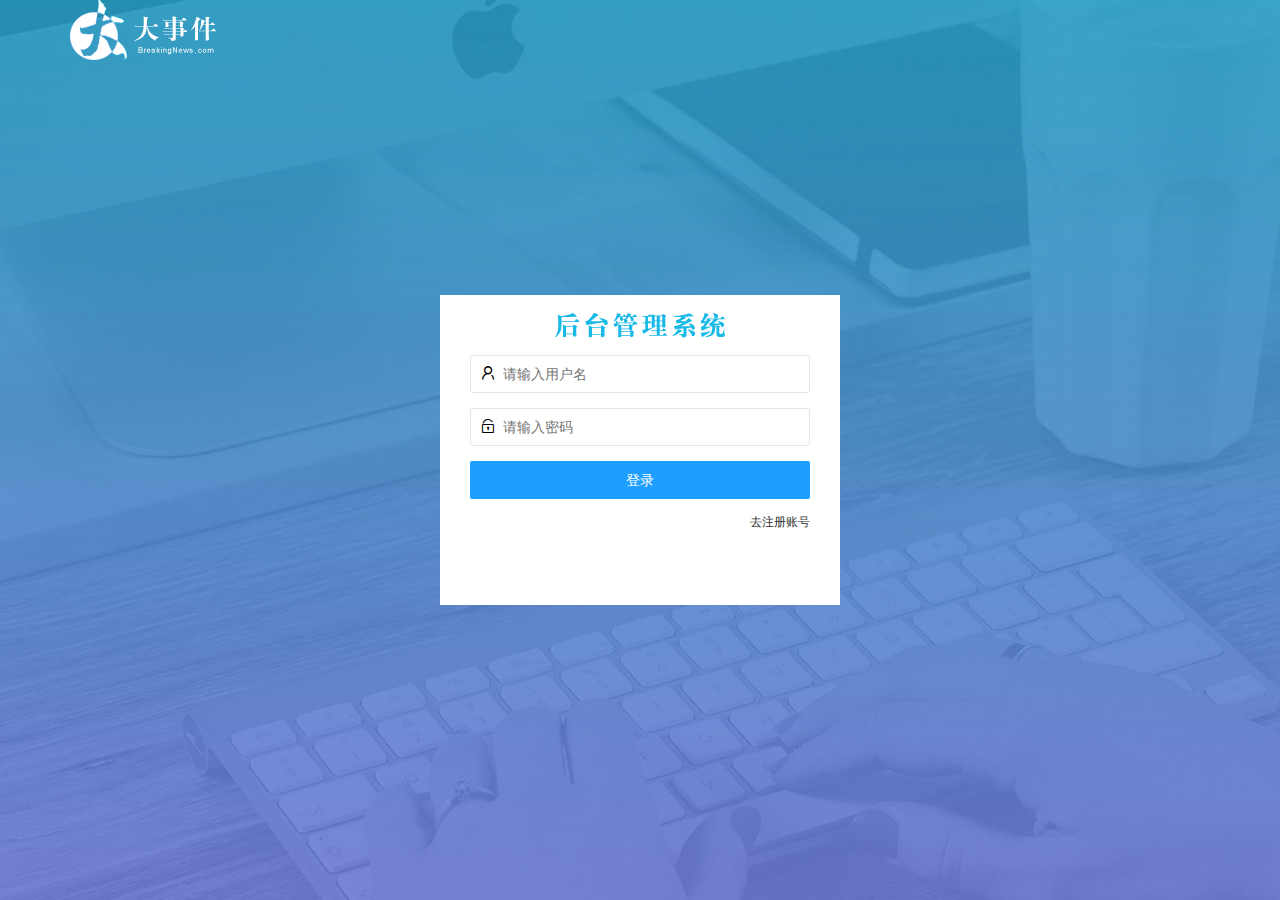
<file: login.html>
<!DOCTYPE html>
<html lang="en">

<head>
    <meta charset="UTF-8">
    <meta http-equiv="X-UA-Compatible" content="IE=edge">
    <meta name="viewport" content="width=device-width, initial-scale=1.0">
    <title>大事件-登录/注册</title>
    <!-- 导入layui样式 -->
    <link rel="stylesheet" href="/assets/lib/layui/css/layui.css">
    <!-- 导入自己的样式表 -->
    <link rel="stylesheet" href="./assets/css/login.css">
</head>

<body>
    <!-- 头部 logo 区域 -->
    <div class="layui-main">
        <img src="/assets/images/logo.png" alt="" />
    </div>

    <!-- 登录注册区 -->
    <div class="loginAndRegBox">
        <div class="title-box"></div>
        <!-- 登录的div -->
        <div class="login-box">
            <!-- 登录的表单 -->
            <form class="layui-form" id="form_login">
                <!-- 用户名输入框 -->
                <div class="layui-form-item">
                    <i class="layui-icon layui-icon-username"></i>
                    <input type="text" name="username" required lay-verify="required" placeholder="请输入用户名" autocomplete="off" class="layui-input">
                </div>
                <!-- 密码输入框 -->
                <div class="layui-form-item">
                    <i class="layui-icon layui-icon-password
                    "></i>
                    <input type="password" name="password" required lay-verify="required|pwd" placeholder="请输入密码" autocomplete="off" class="layui-input">
                </div>
                <!-- 登录按钮 -->
                <div class="layui-form-item">
                    <!-- 注意：表单提交按钮和普通按钮的区别，就是有lay-submit这个属性 -->
                    <button class="layui-btn layui-btn-fluid layui-btn-normal" lay-submit>登录</button>
                </div>
                <div class="layui-form-item links">
                    <a href="javascript:;" id="link_reg">去注册账号</a>
                </div>
            </form>
        </div>
        <!-- 注册的div -->
        <div class="reg-box">
            <!-- 注册的表单 -->
            <form class="layui-form" id="form_reg">
                <!-- 用户名输入框 -->
                <div class="layui-form-item">
                    <i class="layui-icon layui-icon-username"></i>
                    <input type="text" name="username" required lay-verify="required" placeholder="请输入用户名" autocomplete="off" class="layui-input">
                </div>
                <!-- 密码输入框 -->
                <div class="layui-form-item">
                    <i class="layui-icon layui-icon-password
                    "></i>
                    <input type="password" name="password" required lay-verify="required|pwd" placeholder="请输入密码" autocomplete="off" class="layui-input">
                </div>
                <!-- 密码确认框 -->
                <div class="layui-form-item">
                    <i class="layui-icon layui-icon-password
                    "></i>
                    <input type="password" name="repassword" required lay-verify="required|pwd|repwd" placeholder="再次确认密码" autocomplete="off" class="layui-input">
                </div>
                <!-- 注册按钮 -->
                <div class="layui-form-item">
                    <!-- 注意：表单提交按钮和普通按钮的区别，就是有lay-submit这个属性 -->
                    <button class="layui-btn layui-btn-fluid layui-btn-normal" lay-submit>注册</button>
                </div>
                <div class="layui-form-item links">
                    <a href="javascript:;" id="link_login">去登录</a>
                </div>
            </form>

        </div>
    </div>
    <!-- 导入layui的js文件 -->
    <script src="/assets/lib/layui/layui.all.js"></script>
    <!-- 导入jQuery -->
    <script src="/assets/lib/jquery.js"></script>
    <!-- 导入自己的baseAPI.js -->
    <script src="/assets/js/baseAPI.js"></script>
    <!-- 导入自己的JavaScript脚本 -->
    <script src="/assets/js/login.js"></script>
</body>

</html>
</file>
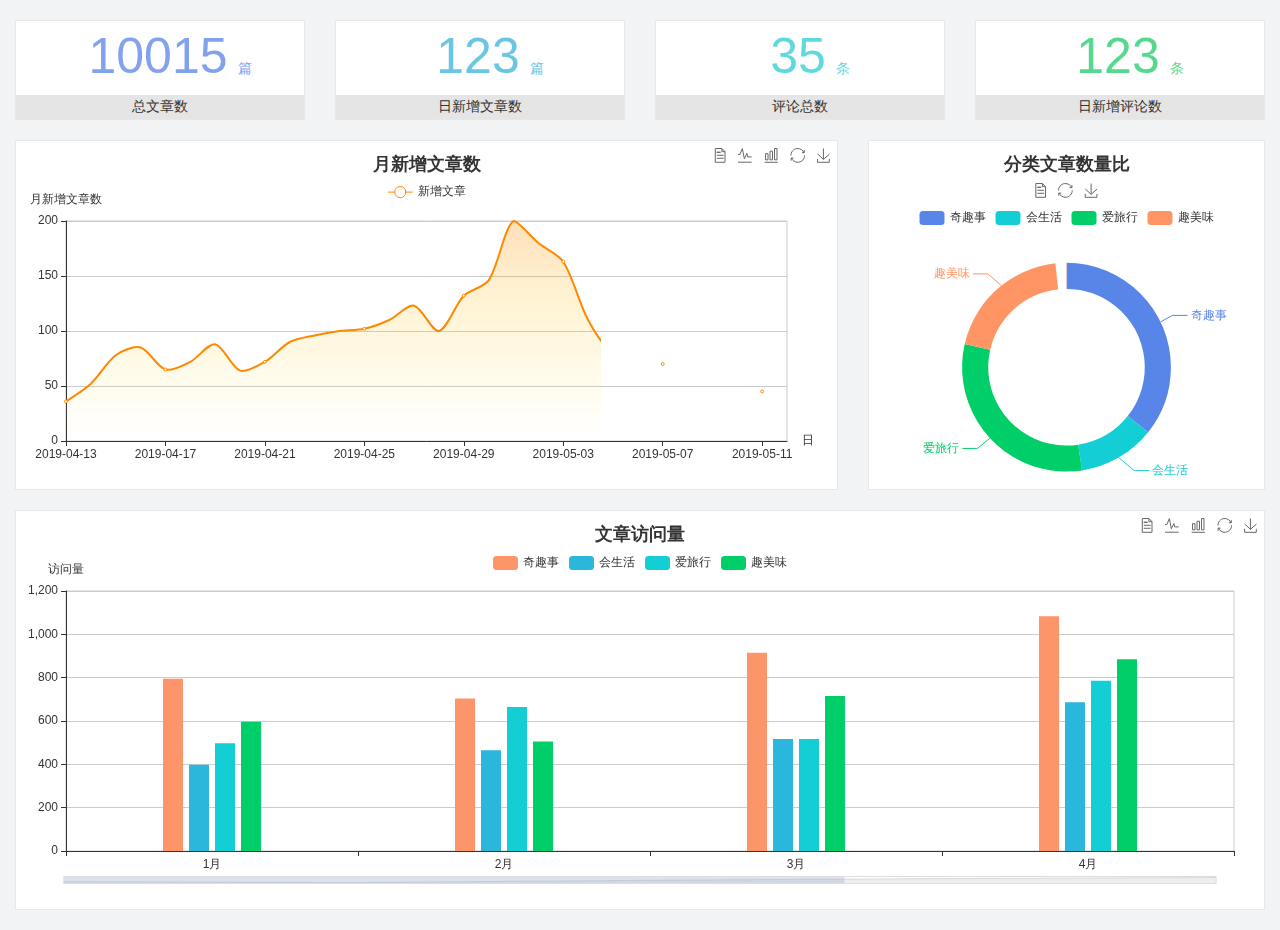
<file: home/dashboard.html>
<!DOCTYPE html>
<html lang="en">

<head>
  <meta charset="UTF-8">
  <meta name="viewport" content="width=device-width, initial-scale=1.0">
  <meta http-equiv="X-UA-Compatible" content="ie=edge">
  <title>图表统计</title>
  <link rel="stylesheet" href="../../assets/lib/bootstrap.css" />
  <link rel="stylesheet" href="../../assets/lib/main.css" />
  <script src="../../assets/lib/jquery.js"></script>
  <script type="text/javascript" src="../../assets/lib/echarts.min.js"></script>
</head>

<body>
  <div class="container-fluid">
    <div class="row spannel_list">
      <div class="col-sm-3 col-xs-6">
        <div class="spannel">
          <em>10015</em><span>篇</span>
          <b>总文章数</b>
        </div>
      </div>
      <div class="col-sm-3 col-xs-6">
        <div class="spannel scolor01">
          <em>123</em><span>篇</span>
          <b>日新增文章数</b>
        </div>
      </div>
      <div class="col-sm-3 col-xs-6">
        <div class="spannel scolor02">
          <em>35</em><span>条</span>
          <b>评论总数</b>
        </div>
      </div>
      <div class="col-sm-3 col-xs-6">
        <div class="spannel scolor03">
          <em>123</em><span>条</span>
          <b>日新增评论数</b>
        </div>
      </div>
    </div>
  </div>

  <div class="container-fluid">
    <div class="row curve-pie">
      <div class="col-lg-8 col-md-8">
        <div class="gragh_pannel" id="curve_show"></div>
      </div>
      <div class="col-lg-4 col-md-4">
        <div class="gragh_pannel" id="pie_show"></div>
      </div>
    </div>
  </div>

  <div class="container-fluid">
    <div class="column_pannel" id="column_show"></div>
  </div>

  <script>
    var oChart = echarts.init(document.getElementById('curve_show'));
    var aList_all = [
      { 'count': 36, 'date': '2019-04-13' },
      { 'count': 52, 'date': '2019-04-14' },
      { 'count': 78, 'date': '2019-04-15' },
      { 'count': 85, 'date': '2019-04-16' },
      { 'count': 65, 'date': '2019-04-17' },
      { 'count': 72, 'date': '2019-04-18' },
      { 'count': 88, 'date': '2019-04-19' },
      { 'count': 64, 'date': '2019-04-20' },
      { 'count': 72, 'date': '2019-04-21' },
      { 'count': 90, 'date': '2019-04-22' },
      { 'count': 96, 'date': '2019-04-23' },
      { 'count': 100, 'date': '2019-04-24' },
      { 'count': 102, 'date': '2019-04-25' },
      { 'count': 110, 'date': '2019-04-26' },
      { 'count': 123, 'date': '2019-04-27' },
      { 'count': 100, 'date': '2019-04-28' },
      { 'count': 132, 'date': '2019-04-29' },
      { 'count': 146, 'date': '2019-04-30' },
      { 'count': 200, 'date': '2019-05-01' },
      { 'count': 180, 'date': '2019-05-02' },
      { 'count': 163, 'date': '2019-05-03' },
      { 'count': 110, 'date': '2019-05-04' },
      { 'count': 80, 'date': '2019-05-05' },
      { 'count': 82, 'date': '2019-05-06' },
      { 'count': 70, 'date': '2019-05-07' },
      { 'count': 65, 'date': '2019-05-08' },
      { 'count': 54, 'date': '2019-05-09' },
      { 'count': 40, 'date': '2019-05-10' },
      { 'count': 45, 'date': '2019-05-11' },
      { 'count': 38, 'date': '2019-05-12' },
    ];

    let aCount = [];
    let aDate = [];

    for (var i = 0; i < aList_all.length; i++) {
      aCount.push(aList_all[i].count);
      aDate.push(aList_all[i].date);
    }

    var chartopt = {
      title: {
        text: '月新增文章数',
        left: 'center',
        top: '10'
      },
      tooltip: {
        trigger: 'axis'
      },
      legend: {
        data: ['新增文章'],
        top: '40'
      },
      toolbox: {
        show: true,
        feature: {
          mark: { show: true },
          dataView: { show: true, readOnly: false },
          magicType: { show: true, type: ['line', 'bar'] },
          restore: { show: true },
          saveAsImage: { show: true }
        }
      },
      calculable: true,
      xAxis: [
        {
          name: '日',
          type: 'category',
          boundaryGap: false,
          data: aDate
        }
      ],
      yAxis: [
        {
          name: '月新增文章数',
          type: 'value'
        }
      ],
      series: [
        {
          name: '新增文章',
          type: 'line',
          smooth: true,
          itemStyle: { normal: { areaStyle: { type: 'default' }, color: '#f80' }, lineStyle: { color: '#f80' } },
          data: aCount
        }],
      areaStyle: {
        normal: {
          color: new echarts.graphic.LinearGradient(0, 0, 0, 1, [{
            offset: 0,
            color: 'rgba(255,136,0,0.39)'
          }, {
            offset: .34,
            color: 'rgba(255,180,0,0.25)'
          }, {
            offset: 1,
            color: 'rgba(255,222,0,0.00)'
          }])

        }
      },
      grid: {
        show: true,
        x: 50,
        x2: 50,
        y: 80,
        height: 220
      }
    };

    oChart.setOption(chartopt);


    var oPie = echarts.init(document.getElementById('pie_show'));
    var oPieopt =
    {
      title: {
        top: 10,
        text: '分类文章数量比',
        x: 'center'
      },
      tooltip: {
        trigger: 'item',
        formatter: "{a} <br/>{b} : {c} ({d}%)"
      },
      color: ['#5885e8', '#13cfd5', '#00ce68', '#ff9565'],
      legend: {
        x: 'center',
        top: 65,
        data: ['奇趣事', '会生活', '爱旅行', '趣美味']
      },
      toolbox: {
        show: true,
        x: 'center',
        top: 35,
        feature: {
          mark: { show: true },
          dataView: { show: true, readOnly: false },
          magicType: {
            show: true,
            type: ['pie', 'funnel'],
            option: {
              funnel: {
                x: '25%',
                width: '50%',
                funnelAlign: 'left',
                max: 1548
              }
            }
          },
          restore: { show: true },
          saveAsImage: { show: true }
        }
      },
      calculable: true,
      series: [
        {
          name: '访问来源',
          type: 'pie',
          radius: ['45%', '60%'],
          center: ['50%', '65%'],
          data: [
            { value: 300, name: '奇趣事' },
            { value: 100, name: '会生活' },
            { value: 260, name: '爱旅行' },
            { value: 180, name: '趣美味' }
          ]
        }
      ]
    };
    oPie.setOption(oPieopt);



    var oColumn = this.echarts.init(document.getElementById('column_show'));
    var oColumnopt =
    {
      title: {
        text: '文章访问量',
        left: 'center',
        top: '10'
      },
      tooltip: {
        trigger: 'axis'
      },
      legend: {
        data: ['奇趣事', '会生活', '爱旅行', '趣美味'],
        top: '40'
      },
      toolbox: {
        show: true,
        feature: {
          mark: { show: true },
          dataView: { show: true, readOnly: false },
          magicType: { show: true, type: ['line', 'bar'] },
          restore: { show: true },
          saveAsImage: { show: true }
        }
      },
      calculable: true,
      xAxis: [
        {
          type: 'category',
          data: ['1月', '2月', '3月', '4月', '5月']
        }
      ],
      yAxis: [
        {
          name: '访问量',
          type: 'value'
        }
      ],
      series: [
        {
          name: '奇趣事',
          type: 'bar',
          barWidth: 20,
          itemStyle: {
            normal: { areaStyle: { type: 'default' }, color: '#fd956a' }
          },
          data: [800, 708, 920, 1090, 1200]
        },
        {
          name: '会生活',
          type: 'bar',
          barWidth: 20,
          itemStyle: {
            normal: { areaStyle: { type: 'default' }, color: '#2bb6db' }
          },
          data: [400, 468, 520, 690, 800]
        },
        {
          name: '爱旅行',
          type: 'bar',
          barWidth: 20,
          itemStyle: {
            normal: { areaStyle: { type: 'default' }, color: '#13cfd5' }
          },
          data: [500, 668, 520, 790, 900]
        },
        {
          name: '趣美味',
          type: 'bar',
          barWidth: 20,
          itemStyle: {
            normal: { areaStyle: { type: 'default' }, color: '#00ce68' }
          },
          data: [600, 508, 720, 890, 1000]
        }
      ],
      grid: {
        show: true,
        x: 50,
        x2: 30,
        y: 80,
        height: 260
      },
      dataZoom: [//给x轴设置滚动条
        {
          start: 0,//默认为0
          end: 100 - 1000 / 31,//默认为100
          type: 'slider',
          show: true,
          xAxisIndex: [0],
          handleSize: 0,//滑动条的 左右2个滑动条的大小
          height: 8,//组件高度
          left: 45, //左边的距离
          right: 50,//右边的距离
          bottom: 26,//右边的距离
          handleColor: '#ddd',//h滑动图标的颜色
          handleStyle: {
            borderColor: "#cacaca",
            borderWidth: "1",
            shadowBlur: 2,
            background: "#ddd",
            shadowColor: "#ddd",
          }
        }]
    };
    oColumn.setOption(oColumnopt);
  </script>
</body>

</html>
</file>
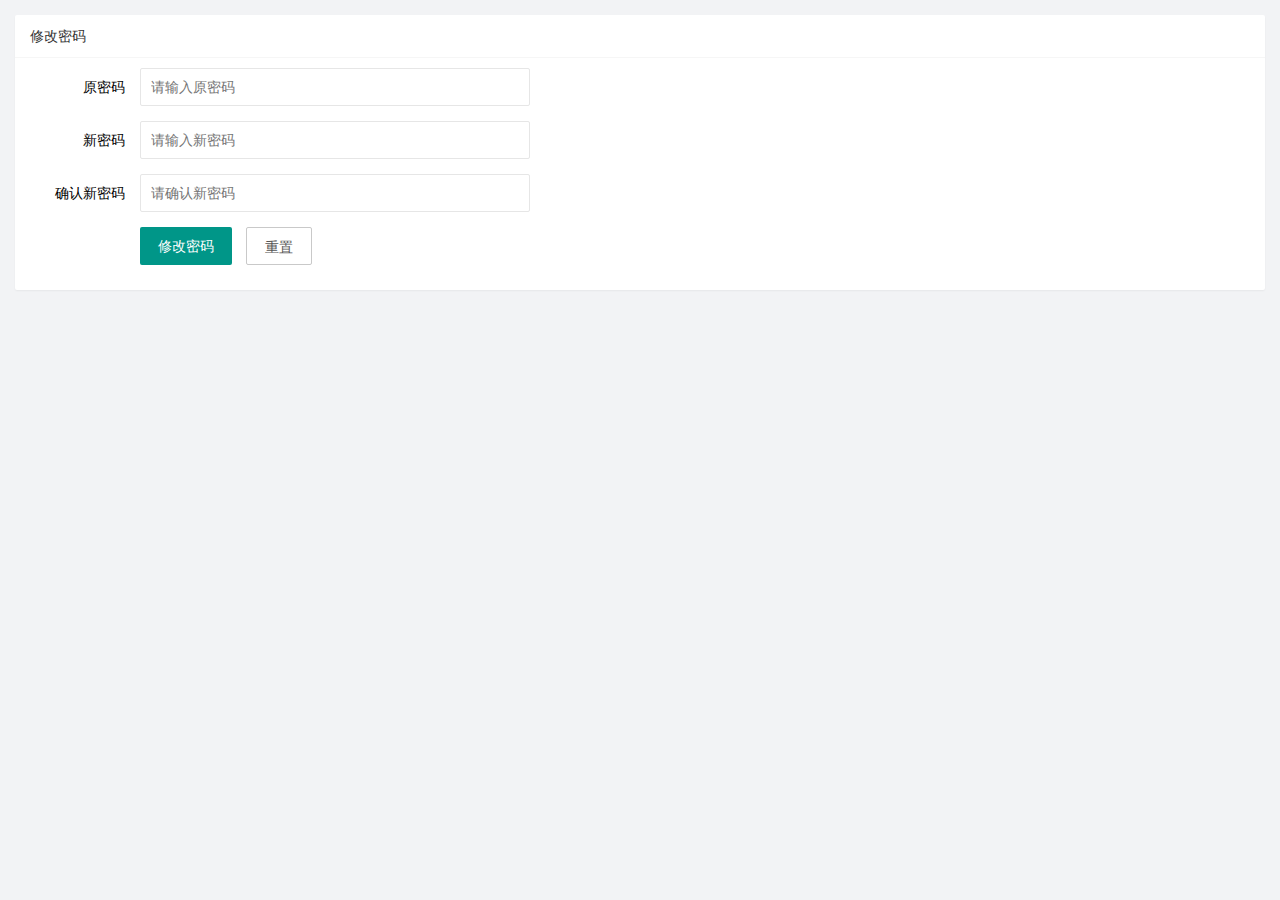
<file: user/user.pwd.html>
<!DOCTYPE html>
<html lang="en">

<head>
    <meta charset="UTF-8">
    <meta http-equiv="X-UA-Compatible" content="IE=edge">
    <meta name="viewport" content="width=device-width, initial-scale=1.0">
    <title>Document</title>
    <link rel="stylesheet" href="/assets/lib/layui/css/layui.css">
    <link rel="stylesheet" href="/assets/css/user/user_pwd.css">
</head>

<body>
    <!-- 卡片区域 -->
    <div class="layui-card">
        <div class="layui-card-header">修改密码</div>
        <div class="layui-card-body">
            <form class="layui-form">
                <div class="layui-form-item">
                    <label class="layui-form-label">原密码</label>
                    <div class="layui-input-block">
                        <input type="password" name="oldPwd" required lay-verify="required|pwd" placeholder="请输入原密码" autocomplete="off" class="layui-input">
                    </div>
                </div>
                <div class="layui-form-item">
                    <label class="layui-form-label">新密码</label>
                    <div class="layui-input-block">
                        <input type="password" name="newPwd" required lay-verify="required|pwd|samePwd" placeholder="请输入新密码" autocomplete="off" class="layui-input">
                    </div>
                </div>
                <div class="layui-form-item">
                    <label class="layui-form-label">确认新密码</label>
                    <div class="layui-input-block">
                        <input type="password" name="rePwd" required lay-verify="required|pwd|rePwd" placeholder="请确认新密码" autocomplete="off" class="layui-input">
                    </div>
                </div>
                <div class="layui-form-item">
                    <div class="layui-input-block">
                        <button class="layui-btn" lay-submit lay-filter="formDemo">修改密码</button>
                        <button type="reset" class="layui-btn layui-btn-primary drest">重置</button>
                    </div>
                </div>
            </form>
        </div>
    </div>
    <!-- 导入layui -->
    <script src="/assets/lib/layui/layui.all.js"></script>
    <!-- 导入jQuery -->
    <script src="/assets/lib/jquery.js"></script>
    <!-- 导入baseapi -->
    <script src="/assets/js/baseAPI.js"></script>
    <!-- 导入自己的js -->
    <script src="/assets/js/user/user_pwd.js"></script>
</body>

</html>
</file>
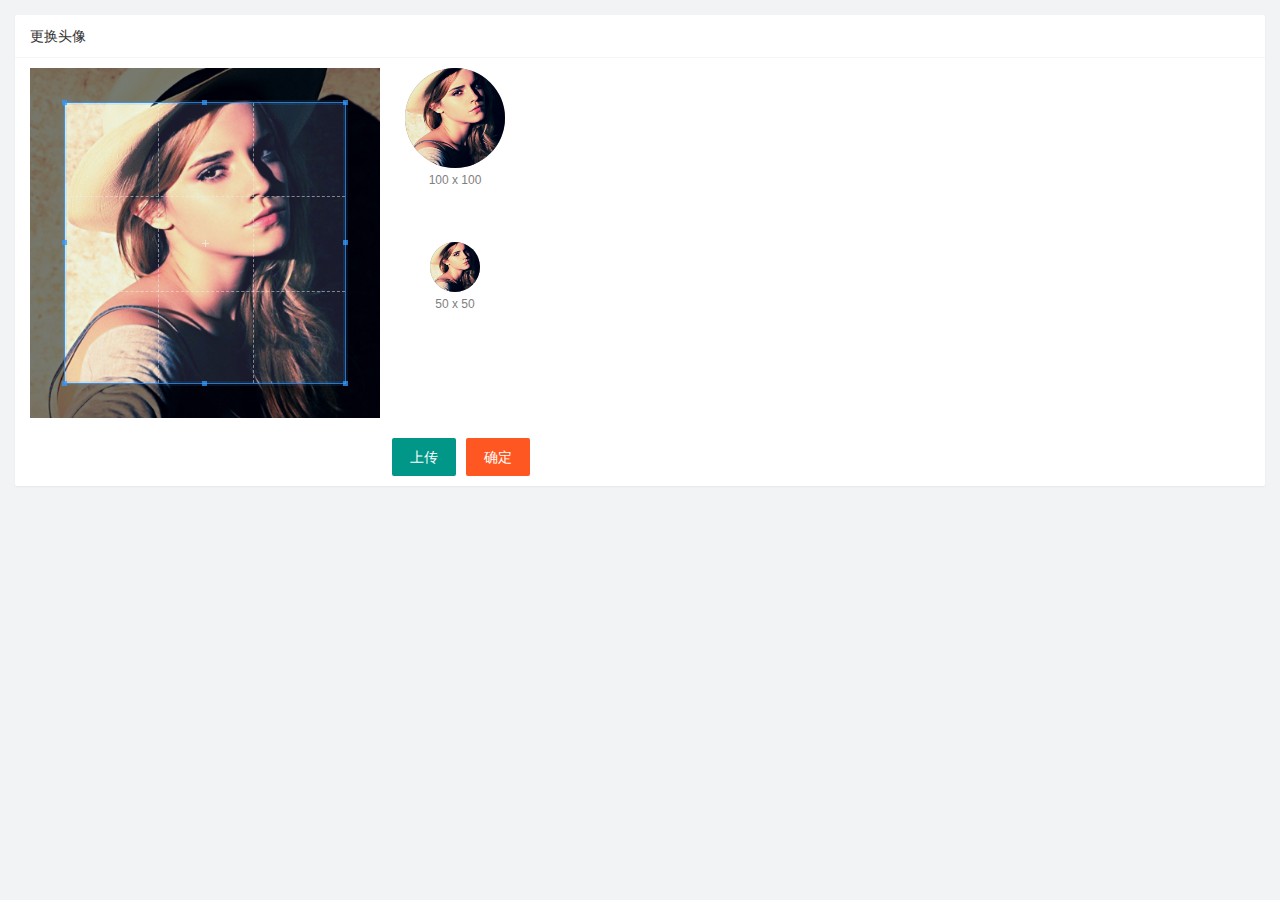
<file: user/user_avatar.html>
<!DOCTYPE html>
<html lang="en">

<head>
    <meta charset="UTF-8">
    <meta http-equiv="X-UA-Compatible" content="IE=edge">
    <meta name="viewport" content="width=device-width, initial-scale=1.0">
    <title>Document</title>
    <link rel="stylesheet" href="/assets/lib/layui/css/layui.css">
    <link rel="stylesheet" href="/assets/lib/cropper/cropper.css" />
    <link rel="stylesheet" href="/assets/css/user/user_avatar.css">
</head>

<body>
    <!-- 卡片区域 -->
    <div class="layui-card">
        <div class="layui-card-header">更换头像</div>
        <div class="layui-card-body">
            <!-- 第一行的图片裁剪和预览区域 -->
            <div class="row1">
                <!-- 图片裁剪区域 -->
                <div class="cropper-box">
                    <!-- 这个 img 标签很重要，将来会把它初始化为裁剪区域 -->
                    <img id="image" src="/assets/images/sample.jpg" />
                </div>
                <!-- 图片的预览区域 -->
                <div class="preview-box">
                    <div>
                        <!-- 宽高为 100px 的预览区域 -->
                        <div class="img-preview w100"></div>
                        <p class="size">100 x 100</p>
                    </div>
                    <div>
                        <!-- 宽高为 50px 的预览区域 -->
                        <div class="img-preview w50"></div>
                        <p class="size">50 x 50</p>
                    </div>
                </div>
            </div>

            <!-- 第二行的按钮区域 -->
            <div class="row2">
                <!-- accept可以指定 允许用户选择什么类型的文件 -->
                <input type="file" id="file" accept="image/png,iamge/jpeg" />
                <button type="button" class="layui-btn" id="btnChooseImage">上传</button>
                <button type="button" class="layui-btn layui-btn-danger" id="btnUpload">确定</button>
            </div>
        </div>
    </div>
    <script src="/assets/lib/layui/layui.all.js"></script>
    <script src="/assets/lib/jquery.js"></script>
    <script src="/assets/lib/cropper/Cropper.js"></script>
    <script src="/assets/lib/cropper/jquery-cropper.js"></script>
    <script src="/assets/js/baseAPI.js"></script>
    <script src="/assets/js/user/user_avatar.js"></script>
</body>

</html>
</file>
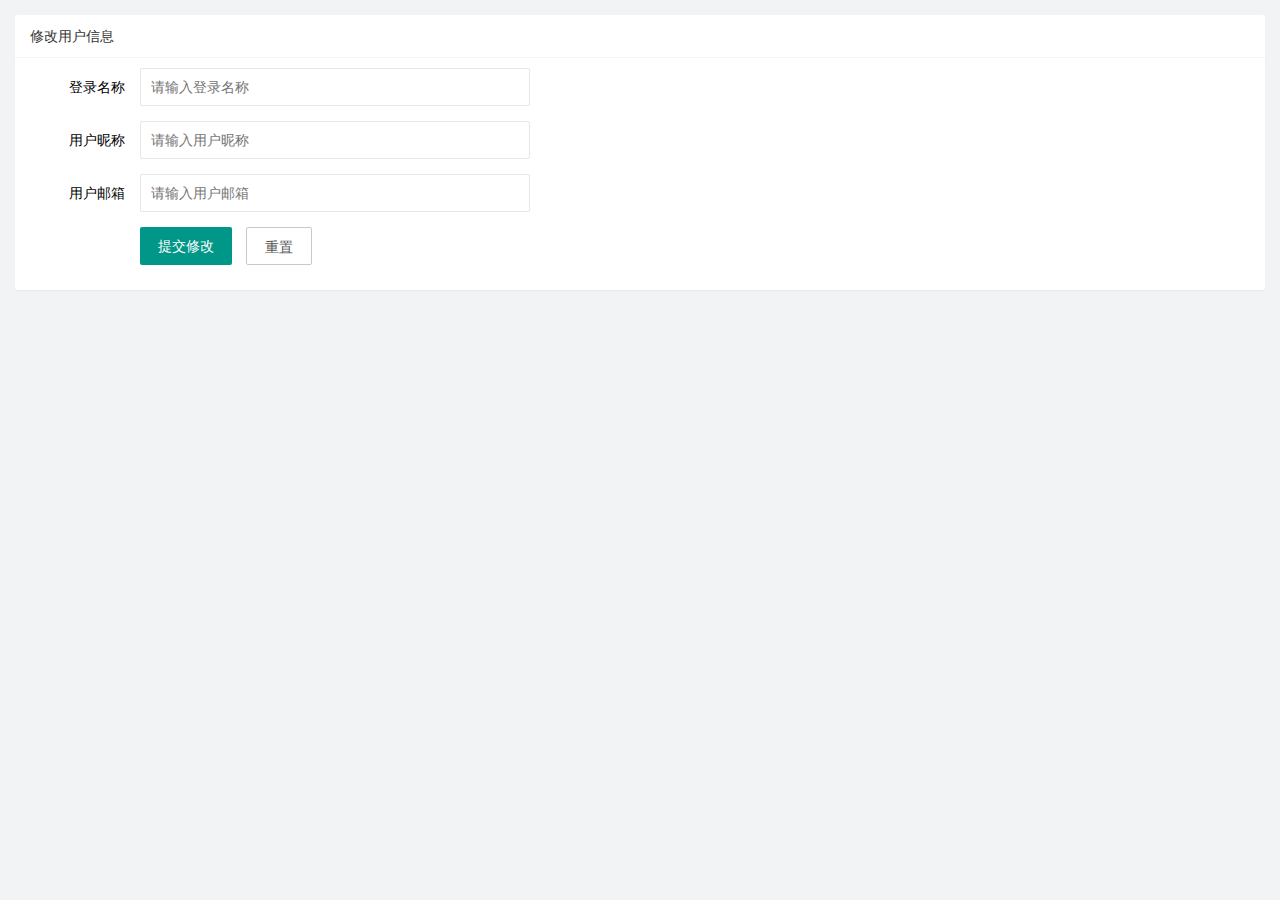
<file: user/user_info.html>
<!DOCTYPE html>
<html lang="en">

<head>
    <meta charset="UTF-8">
    <meta http-equiv="X-UA-Compatible" content="IE=edge">
    <meta name="viewport" content="width=device-width, initial-scale=1.0">
    <title>Document</title>
    <!-- 导入layui 样式 -->
    <link rel="stylesheet" href="/assets/lib/layui/css/layui.css">
    <!-- 导入自己的样式表 -->
    <link rel="stylesheet" href="/assets/css/user/user_info.css">
</head>

<body>
    <!-- 卡片区域 -->
    <div class="layui-card">
        <div class="layui-card-header">修改用户信息</div>
        <div class="layui-card-body">
            <!-- form 表单区域 -->

            <form class="layui-form" lay-filter="formUserInfo">
                <!-- 这是隐藏域 -->
                <input type="hidden" name="id" />
                <div class="layui-form-item">
                    <label class="layui-form-label">登录名称</label>
                    <div class="layui-input-block">
                        <input type="text" name="username" required lay-verify="required" placeholder="请输入登录名称" autocomplete="off" class="layui-input" readonly id="username1">
                    </div>
                </div>
                <div class="layui-form-item">
                    <label class="layui-form-label">用户昵称</label>
                    <div class="layui-input-block">
                        <input type="text" name="nickname" required lay-verify="required|nickname" placeholder="请输入用户昵称" autocomplete="off" class="layui-input">
                    </div>
                </div>
                <div class="layui-form-item">
                    <label class="layui-form-label">用户邮箱</label>
                    <div class="layui-input-block">
                        <input type="text" name="email" required lay-verify="required|email" placeholder="请输入用户邮箱" autocomplete="off" class="layui-input">
                    </div>
                </div>
                <div class="layui-form-item">
                    <div class="layui-input-block">
                        <button class="layui-btn" lay-submit lay-filter="formDemo">提交修改</button>
                        <button type="reset" class="layui-btn layui-btn-primary" id="btnReset">重置</button>
                    </div>
                </div>
            </form>
        </div>
    </div>
    <!-- 导入 layui的js -->
    <script src="/assets/lib/layui/layui.all.js"></script>
    <script src="/assets/lib/jquery.js"></script>
    <script src="/assets/js/baseAPI.js"></script>
    <script src="/assets/js/user/user_info.js"></script>
</body>

</html>
</file>
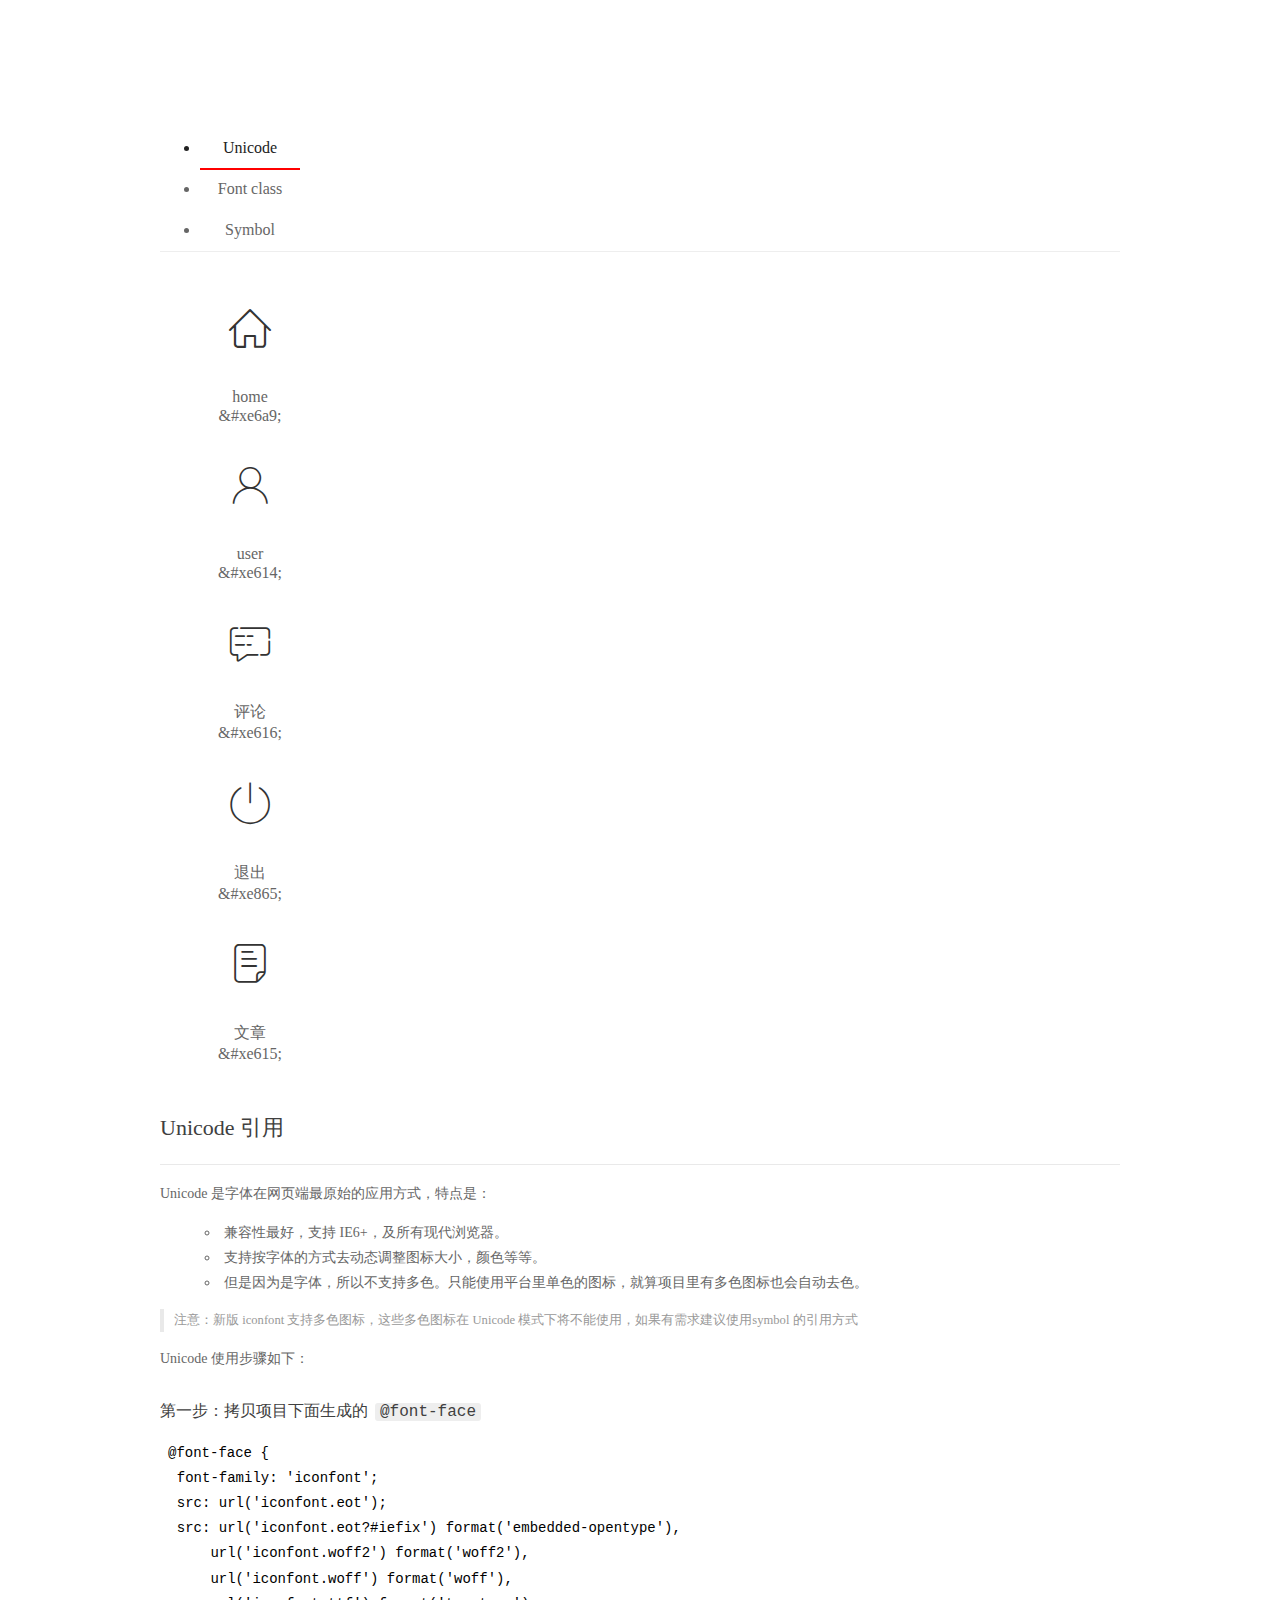
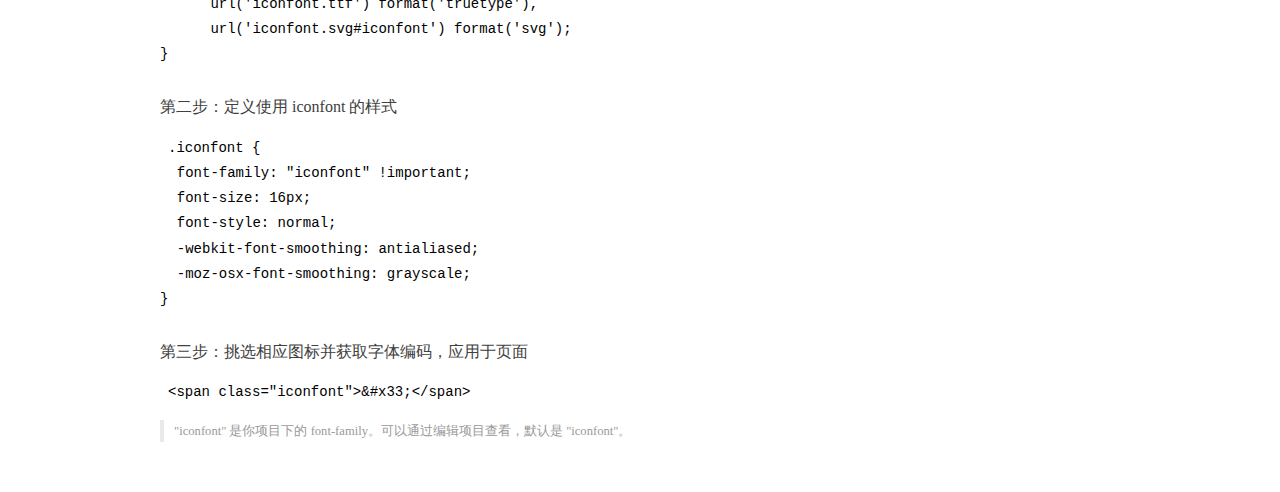
<file: assets/fonts/demo_index.html>
<!DOCTYPE html>
<html>
<head>
  <meta charset="utf-8"/>
  <title>IconFont Demo</title>
  <link rel="shortcut icon" href="https://gtms04.alicdn.com/tps/i4/TB1_oz6GVXXXXaFXpXXJDFnIXXX-64-64.ico" type="image/x-icon"/>
  <link rel="stylesheet" href="https://g.alicdn.com/thx/cube/1.3.2/cube.min.css">
  <link rel="stylesheet" href="demo.css">
  <link rel="stylesheet" href="iconfont.css">
  <script src="iconfont.js"></script>
  <!-- jQuery -->
  <script src="https://a1.alicdn.com/oss/uploads/2018/12/26/7bfddb60-08e8-11e9-9b04-53e73bb6408b.js"></script>
  <!-- 代码高亮 -->
  <script src="https://a1.alicdn.com/oss/uploads/2018/12/26/a3f714d0-08e6-11e9-8a15-ebf944d7534c.js"></script>
</head>
<body>
  <div class="main">
    <h1 class="logo"><a href="https://www.iconfont.cn/" title="iconfont 首页" target="_blank">&#xe86b;</a></h1>
    <div class="nav-tabs">
      <ul id="tabs" class="dib-box">
        <li class="dib active"><span>Unicode</span></li>
        <li class="dib"><span>Font class</span></li>
        <li class="dib"><span>Symbol</span></li>
      </ul>
      
    </div>
    <div class="tab-container">
      <div class="content unicode" style="display: block;">
          <ul class="icon_lists dib-box">
          
            <li class="dib">
              <span class="icon iconfont">&#xe6a9;</span>
                <div class="name">home</div>
                <div class="code-name">&amp;#xe6a9;</div>
              </li>
          
            <li class="dib">
              <span class="icon iconfont">&#xe614;</span>
                <div class="name">user</div>
                <div class="code-name">&amp;#xe614;</div>
              </li>
          
            <li class="dib">
              <span class="icon iconfont">&#xe616;</span>
                <div class="name">评论</div>
                <div class="code-name">&amp;#xe616;</div>
              </li>
          
            <li class="dib">
              <span class="icon iconfont">&#xe865;</span>
                <div class="name">退出</div>
                <div class="code-name">&amp;#xe865;</div>
              </li>
          
            <li class="dib">
              <span class="icon iconfont">&#xe615;</span>
                <div class="name">文章</div>
                <div class="code-name">&amp;#xe615;</div>
              </li>
          
          </ul>
          <div class="article markdown">
          <h2 id="unicode-">Unicode 引用</h2>
          <hr>

          <p>Unicode 是字体在网页端最原始的应用方式，特点是：</p>
          <ul>
            <li>兼容性最好，支持 IE6+，及所有现代浏览器。</li>
            <li>支持按字体的方式去动态调整图标大小，颜色等等。</li>
            <li>但是因为是字体，所以不支持多色。只能使用平台里单色的图标，就算项目里有多色图标也会自动去色。</li>
          </ul>
          <blockquote>
            <p>注意：新版 iconfont 支持多色图标，这些多色图标在 Unicode 模式下将不能使用，如果有需求建议使用symbol 的引用方式</p>
          </blockquote>
          <p>Unicode 使用步骤如下：</p>
          <h3 id="-font-face">第一步：拷贝项目下面生成的 <code>@font-face</code></h3>
<pre><code class="language-css"
>@font-face {
  font-family: 'iconfont';
  src: url('iconfont.eot');
  src: url('iconfont.eot?#iefix') format('embedded-opentype'),
      url('iconfont.woff2') format('woff2'),
      url('iconfont.woff') format('woff'),
      url('iconfont.ttf') format('truetype'),
      url('iconfont.svg#iconfont') format('svg');
}
</code></pre>
          <h3 id="-iconfont-">第二步：定义使用 iconfont 的样式</h3>
<pre><code class="language-css"
>.iconfont {
  font-family: "iconfont" !important;
  font-size: 16px;
  font-style: normal;
  -webkit-font-smoothing: antialiased;
  -moz-osx-font-smoothing: grayscale;
}
</code></pre>
          <h3 id="-">第三步：挑选相应图标并获取字体编码，应用于页面</h3>
<pre>
<code class="language-html"
>&lt;span class="iconfont"&gt;&amp;#x33;&lt;/span&gt;
</code></pre>
          <blockquote>
            <p>"iconfont" 是你项目下的 font-family。可以通过编辑项目查看，默认是 "iconfont"。</p>
          </blockquote>
          </div>
      </div>
      <div class="content font-class">
        <ul class="icon_lists dib-box">
          
          <li class="dib">
            <span class="icon iconfont icon-home"></span>
            <div class="name">
              home
            </div>
            <div class="code-name">.icon-home
            </div>
          </li>
          
          <li class="dib">
            <span class="icon iconfont icon-user"></span>
            <div class="name">
              user
            </div>
            <div class="code-name">.icon-user
            </div>
          </li>
          
          <li class="dib">
            <span class="icon iconfont icon-pinglun"></span>
            <div class="name">
              评论
            </div>
            <div class="code-name">.icon-pinglun
            </div>
          </li>
          
          <li class="dib">
            <span class="icon iconfont icon-tuichu"></span>
            <div class="name">
              退出
            </div>
            <div class="code-name">.icon-tuichu
            </div>
          </li>
          
          <li class="dib">
            <span class="icon iconfont icon-16"></span>
            <div class="name">
              文章
            </div>
            <div class="code-name">.icon-16
            </div>
          </li>
          
        </ul>
        <div class="article markdown">
        <h2 id="font-class-">font-class 引用</h2>
        <hr>

        <p>font-class 是 Unicode 使用方式的一种变种，主要是解决 Unicode 书写不直观，语意不明确的问题。</p>
        <p>与 Unicode 使用方式相比，具有如下特点：</p>
        <ul>
          <li>兼容性良好，支持 IE8+，及所有现代浏览器。</li>
          <li>相比于 Unicode 语意明确，书写更直观。可以很容易分辨这个 icon 是什么。</li>
          <li>因为使用 class 来定义图标，所以当要替换图标时，只需要修改 class 里面的 Unicode 引用。</li>
          <li>不过因为本质上还是使用的字体，所以多色图标还是不支持的。</li>
        </ul>
        <p>使用步骤如下：</p>
        <h3 id="-fontclass-">第一步：引入项目下面生成的 fontclass 代码：</h3>
<pre><code class="language-html">&lt;link rel="stylesheet" href="./iconfont.css"&gt;
</code></pre>
        <h3 id="-">第二步：挑选相应图标并获取类名，应用于页面：</h3>
<pre><code class="language-html">&lt;span class="iconfont icon-xxx"&gt;&lt;/span&gt;
</code></pre>
        <blockquote>
          <p>"
            iconfont" 是你项目下的 font-family。可以通过编辑项目查看，默认是 "iconfont"。</p>
        </blockquote>
      </div>
      </div>
      <div class="content symbol">
          <ul class="icon_lists dib-box">
          
            <li class="dib">
                <svg class="icon svg-icon" aria-hidden="true">
                  <use xlink:href="#icon-home"></use>
                </svg>
                <div class="name">home</div>
                <div class="code-name">#icon-home</div>
            </li>
          
            <li class="dib">
                <svg class="icon svg-icon" aria-hidden="true">
                  <use xlink:href="#icon-user"></use>
                </svg>
                <div class="name">user</div>
                <div class="code-name">#icon-user</div>
            </li>
          
            <li class="dib">
                <svg class="icon svg-icon" aria-hidden="true">
                  <use xlink:href="#icon-pinglun"></use>
                </svg>
                <div class="name">评论</div>
                <div class="code-name">#icon-pinglun</div>
            </li>
          
            <li class="dib">
                <svg class="icon svg-icon" aria-hidden="true">
                  <use xlink:href="#icon-tuichu"></use>
                </svg>
                <div class="name">退出</div>
                <div class="code-name">#icon-tuichu</div>
            </li>
          
            <li class="dib">
                <svg class="icon svg-icon" aria-hidden="true">
                  <use xlink:href="#icon-16"></use>
                </svg>
                <div class="name">文章</div>
                <div class="code-name">#icon-16</div>
            </li>
          
          </ul>
          <div class="article markdown">
          <h2 id="symbol-">Symbol 引用</h2>
          <hr>

          <p>这是一种全新的使用方式，应该说这才是未来的主流，也是平台目前推荐的用法。相关介绍可以参考这篇<a href="">文章</a>
            这种用法其实是做了一个 SVG 的集合，与另外两种相比具有如下特点：</p>
          <ul>
            <li>支持多色图标了，不再受单色限制。</li>
            <li>通过一些技巧，支持像字体那样，通过 <code>font-size</code>, <code>color</code> 来调整样式。</li>
            <li>兼容性较差，支持 IE9+，及现代浏览器。</li>
            <li>浏览器渲染 SVG 的性能一般，还不如 png。</li>
          </ul>
          <p>使用步骤如下：</p>
          <h3 id="-symbol-">第一步：引入项目下面生成的 symbol 代码：</h3>
<pre><code class="language-html">&lt;script src="./iconfont.js"&gt;&lt;/script&gt;
</code></pre>
          <h3 id="-css-">第二步：加入通用 CSS 代码（引入一次就行）：</h3>
<pre><code class="language-html">&lt;style&gt;
.icon {
  width: 1em;
  height: 1em;
  vertical-align: -0.15em;
  fill: currentColor;
  overflow: hidden;
}
&lt;/style&gt;
</code></pre>
          <h3 id="-">第三步：挑选相应图标并获取类名，应用于页面：</h3>
<pre><code class="language-html">&lt;svg class="icon" aria-hidden="true"&gt;
  &lt;use xlink:href="#icon-xxx"&gt;&lt;/use&gt;
&lt;/svg&gt;
</code></pre>
          </div>
      </div>

    </div>
  </div>
  <script>
  $(document).ready(function () {
      $('.tab-container .content:first').show()

      $('#tabs li').click(function (e) {
        var tabContent = $('.tab-container .content')
        var index = $(this).index()

        if ($(this).hasClass('active')) {
          return
        } else {
          $('#tabs li').removeClass('active')
          $(this).addClass('active')

          tabContent.hide().eq(index).fadeIn()
        }
      })
    })
  </script>
</body>
</html>
</file>
<file: assets/lib/layui/css/layui.css>
/** layui-v2.5.5 MIT License By https://www.layui.com */
 .layui-inline,img{display:inline-block;vertical-align:middle}h1,h2,h3,h4,h5,h6{font-weight:400}.layui-edge,.layui-header,.layui-inline,.layui-main{position:relative}.layui-body,.layui-edge,.layui-elip{overflow:hidden}.layui-btn,.layui-edge,.layui-inline,img{vertical-align:middle}.layui-btn,.layui-disabled,.layui-icon,.layui-unselect{-moz-user-select:none;-webkit-user-select:none;-ms-user-select:none}.layui-elip,.layui-form-checkbox span,.layui-form-pane .layui-form-label{text-overflow:ellipsis;white-space:nowrap}.layui-breadcrumb,.layui-tree-btnGroup{visibility:hidden}blockquote,body,button,dd,div,dl,dt,form,h1,h2,h3,h4,h5,h6,input,li,ol,p,pre,td,textarea,th,ul{margin:0;padding:0;-webkit-tap-highlight-color:rgba(0,0,0,0)}a:active,a:hover{outline:0}img{border:none}li{list-style:none}table{border-collapse:collapse;border-spacing:0}h4,h5,h6{font-size:100%}button,input,optgroup,option,select,textarea{font-family:inherit;font-size:inherit;font-style:inherit;font-weight:inherit;outline:0}pre{white-space:pre-wrap;white-space:-moz-pre-wrap;white-space:-pre-wrap;white-space:-o-pre-wrap;word-wrap:break-word}body{line-height:24px;font:14px Helvetica Neue,Helvetica,PingFang SC,Tahoma,Arial,sans-serif}hr{height:1px;margin:10px 0;border:0;clear:both}a{color:#333;text-decoration:none}a:hover{color:#777}a cite{font-style:normal;*cursor:pointer}.layui-border-box,.layui-border-box *{box-sizing:border-box}.layui-box,.layui-box *{box-sizing:content-box}.layui-clear{clear:both;*zoom:1}.layui-clear:after{content:'\20';clear:both;*zoom:1;display:block;height:0}.layui-inline{*display:inline;*zoom:1}.layui-edge{display:inline-block;width:0;height:0;border-width:6px;border-style:dashed;border-color:transparent}.layui-edge-top{top:-4px;border-bottom-color:#999;border-bottom-style:solid}.layui-edge-right{border-left-color:#999;border-left-style:solid}.layui-edge-bottom{top:2px;border-top-color:#999;border-top-style:solid}.layui-edge-left{border-right-color:#999;border-right-style:solid}.layui-disabled,.layui-disabled:hover{color:#d2d2d2!important;cursor:not-allowed!important}.layui-circle{border-radius:100%}.layui-show{display:block!important}.layui-hide{display:none!important}@font-face{font-family:layui-icon;src:url(../font/iconfont.eot?v=250);src:url(../font/iconfont.eot?v=250#iefix) format('embedded-opentype'),url(../font/iconfont.woff2?v=250) format('woff2'),url(../font/iconfont.woff?v=250) format('woff'),url(../font/iconfont.ttf?v=250) format('truetype'),url(../font/iconfont.svg?v=250#layui-icon) format('svg')}.layui-icon{font-family:layui-icon!important;font-size:16px;font-style:normal;-webkit-font-smoothing:antialiased;-moz-osx-font-smoothing:grayscale}.layui-icon-reply-fill:before{content:"\e611"}.layui-icon-set-fill:before{content:"\e614"}.layui-icon-menu-fill:before{content:"\e60f"}.layui-icon-search:before{content:"\e615"}.layui-icon-share:before{content:"\e641"}.layui-icon-set-sm:before{content:"\e620"}.layui-icon-engine:before{content:"\e628"}.layui-icon-close:before{content:"\1006"}.layui-icon-close-fill:before{content:"\1007"}.layui-icon-chart-screen:before{content:"\e629"}.layui-icon-star:before{content:"\e600"}.layui-icon-circle-dot:before{content:"\e617"}.layui-icon-chat:before{content:"\e606"}.layui-icon-release:before{content:"\e609"}.layui-icon-list:before{content:"\e60a"}.layui-icon-chart:before{content:"\e62c"}.layui-icon-ok-circle:before{content:"\1005"}.layui-icon-layim-theme:before{content:"\e61b"}.layui-icon-table:before{content:"\e62d"}.layui-icon-right:before{content:"\e602"}.layui-icon-left:before{content:"\e603"}.layui-icon-cart-simple:before{content:"\e698"}.layui-icon-face-cry:before{content:"\e69c"}.layui-icon-face-smile:before{content:"\e6af"}.layui-icon-survey:before{content:"\e6b2"}.layui-icon-tree:before{content:"\e62e"}.layui-icon-upload-circle:before{content:"\e62f"}.layui-icon-add-circle:before{content:"\e61f"}.layui-icon-download-circle:before{content:"\e601"}.layui-icon-templeate-1:before{content:"\e630"}.layui-icon-util:before{content:"\e631"}.layui-icon-face-surprised:before{content:"\e664"}.layui-icon-edit:before{content:"\e642"}.layui-icon-speaker:before{content:"\e645"}.layui-icon-down:before{content:"\e61a"}.layui-icon-file:before{content:"\e621"}.layui-icon-layouts:before{content:"\e632"}.layui-icon-rate-half:before{content:"\e6c9"}.layui-icon-add-circle-fine:before{content:"\e608"}.layui-icon-prev-circle:before{content:"\e633"}.layui-icon-read:before{content:"\e705"}.layui-icon-404:before{content:"\e61c"}.layui-icon-carousel:before{content:"\e634"}.layui-icon-help:before{content:"\e607"}.layui-icon-code-circle:before{content:"\e635"}.layui-icon-water:before{content:"\e636"}.layui-icon-username:before{content:"\e66f"}.layui-icon-find-fill:before{content:"\e670"}.layui-icon-about:before{content:"\e60b"}.layui-icon-location:before{content:"\e715"}.layui-icon-up:before{content:"\e619"}.layui-icon-pause:before{content:"\e651"}.layui-icon-date:before{content:"\e637"}.layui-icon-layim-uploadfile:before{content:"\e61d"}.layui-icon-delete:before{content:"\e640"}.layui-icon-play:before{content:"\e652"}.layui-icon-top:before{content:"\e604"}.layui-icon-friends:before{content:"\e612"}.layui-icon-refresh-3:before{content:"\e9aa"}.layui-icon-ok:before{content:"\e605"}.layui-icon-layer:before{content:"\e638"}.layui-icon-face-smile-fine:before{content:"\e60c"}.layui-icon-dollar:before{content:"\e659"}.layui-icon-group:before{content:"\e613"}.layui-icon-layim-download:before{content:"\e61e"}.layui-icon-picture-fine:before{content:"\e60d"}.layui-icon-link:before{content:"\e64c"}.layui-icon-diamond:before{content:"\e735"}.layui-icon-log:before{content:"\e60e"}.layui-icon-rate-solid:before{content:"\e67a"}.layui-icon-fonts-del:before{content:"\e64f"}.layui-icon-unlink:before{content:"\e64d"}.layui-icon-fonts-clear:before{content:"\e639"}.layui-icon-triangle-r:before{content:"\e623"}.layui-icon-circle:before{content:"\e63f"}.layui-icon-radio:before{content:"\e643"}.layui-icon-align-center:before{content:"\e647"}.layui-icon-align-right:before{content:"\e648"}.layui-icon-align-left:before{content:"\e649"}.layui-icon-loading-1:before{content:"\e63e"}.layui-icon-return:before{content:"\e65c"}.layui-icon-fonts-strong:before{content:"\e62b"}.layui-icon-upload:before{content:"\e67c"}.layui-icon-dialogue:before{content:"\e63a"}.layui-icon-video:before{content:"\e6ed"}.layui-icon-headset:before{content:"\e6fc"}.layui-icon-cellphone-fine:before{content:"\e63b"}.layui-icon-add-1:before{content:"\e654"}.layui-icon-face-smile-b:before{content:"\e650"}.layui-icon-fonts-html:before{content:"\e64b"}.layui-icon-form:before{content:"\e63c"}.layui-icon-cart:before{content:"\e657"}.layui-icon-camera-fill:before{content:"\e65d"}.layui-icon-tabs:before{content:"\e62a"}.layui-icon-fonts-code:before{content:"\e64e"}.layui-icon-fire:before{content:"\e756"}.layui-icon-set:before{content:"\e716"}.layui-icon-fonts-u:before{content:"\e646"}.layui-icon-triangle-d:before{content:"\e625"}.layui-icon-tips:before{content:"\e702"}.layui-icon-picture:before{content:"\e64a"}.layui-icon-more-vertical:before{content:"\e671"}.layui-icon-flag:before{content:"\e66c"}.layui-icon-loading:before{content:"\e63d"}.layui-icon-fonts-i:before{content:"\e644"}.layui-icon-refresh-1:before{content:"\e666"}.layui-icon-rmb:before{content:"\e65e"}.layui-icon-home:before{content:"\e68e"}.layui-icon-user:before{content:"\e770"}.layui-icon-notice:before{content:"\e667"}.layui-icon-login-weibo:before{content:"\e675"}.layui-icon-voice:before{content:"\e688"}.layui-icon-upload-drag:before{content:"\e681"}.layui-icon-login-qq:before{content:"\e676"}.layui-icon-snowflake:before{content:"\e6b1"}.layui-icon-file-b:before{content:"\e655"}.layui-icon-template:before{content:"\e663"}.layui-icon-auz:before{content:"\e672"}.layui-icon-console:before{content:"\e665"}.layui-icon-app:before{content:"\e653"}.layui-icon-prev:before{content:"\e65a"}.layui-icon-website:before{content:"\e7ae"}.layui-icon-next:before{content:"\e65b"}.layui-icon-component:before{content:"\e857"}.layui-icon-more:before{content:"\e65f"}.layui-icon-login-wechat:before{content:"\e677"}.layui-icon-shrink-right:before{content:"\e668"}.layui-icon-spread-left:before{content:"\e66b"}.layui-icon-camera:before{content:"\e660"}.layui-icon-note:before{content:"\e66e"}.layui-icon-refresh:before{content:"\e669"}.layui-icon-female:before{content:"\e661"}.layui-icon-male:before{content:"\e662"}.layui-icon-password:before{content:"\e673"}.layui-icon-senior:before{content:"\e674"}.layui-icon-theme:before{content:"\e66a"}.layui-icon-tread:before{content:"\e6c5"}.layui-icon-praise:before{content:"\e6c6"}.layui-icon-star-fill:before{content:"\e658"}.layui-icon-rate:before{content:"\e67b"}.layui-icon-template-1:before{content:"\e656"}.layui-icon-vercode:before{content:"\e679"}.layui-icon-cellphone:before{content:"\e678"}.layui-icon-screen-full:before{content:"\e622"}.layui-icon-screen-restore:before{content:"\e758"}.layui-icon-cols:before{content:"\e610"}.layui-icon-export:before{content:"\e67d"}.layui-icon-print:before{content:"\e66d"}.layui-icon-slider:before{content:"\e714"}.layui-icon-addition:before{content:"\e624"}.layui-icon-subtraction:before{content:"\e67e"}.layui-icon-service:before{content:"\e626"}.layui-icon-transfer:before{content:"\e691"}.layui-main{width:1140px;margin:0 auto}.layui-header{z-index:1000;height:60px}.layui-header a:hover{transition:all .5s;-webkit-transition:all .5s}.layui-side{position:fixed;left:0;top:0;bottom:0;z-index:999;width:200px;overflow-x:hidden}.layui-side-scroll{position:relative;width:220px;height:100%;overflow-x:hidden}.layui-body{position:absolute;left:200px;right:0;top:0;bottom:0;z-index:998;width:auto;overflow-y:auto;box-sizing:border-box}.layui-layout-body{overflow:hidden}.layui-layout-admin .layui-header{background-color:#23262E}.layui-layout-admin .layui-side{top:60px;width:200px;overflow-x:hidden}.layui-layout-admin .layui-body{position:fixed;top:60px;bottom:44px}.layui-layout-admin .layui-main{width:auto;margin:0 15px}.layui-layout-admin .layui-footer{position:fixed;left:200px;right:0;bottom:0;height:44px;line-height:44px;padding:0 15px;background-color:#eee}.layui-layout-admin .layui-logo{position:absolute;left:0;top:0;width:200px;height:100%;line-height:60px;text-align:center;color:#009688;font-size:16px}.layui-layout-admin .layui-header .layui-nav{background:0 0}.layui-layout-left{position:absolute!important;left:200px;top:0}.layui-layout-right{position:absolute!important;right:0;top:0}.layui-container{position:relative;margin:0 auto;padding:0 15px;box-sizing:border-box}.layui-fluid{position:relative;margin:0 auto;padding:0 15px}.layui-row:after,.layui-row:before{content:'';display:block;clear:both}.layui-col-lg1,.layui-col-lg10,.layui-col-lg11,.layui-col-lg12,.layui-col-lg2,.layui-col-lg3,.layui-col-lg4,.layui-col-lg5,.layui-col-lg6,.layui-col-lg7,.layui-col-lg8,.layui-col-lg9,.layui-col-md1,.layui-col-md10,.layui-col-md11,.layui-col-md12,.layui-col-md2,.layui-col-md3,.layui-col-md4,.layui-col-md5,.layui-col-md6,.layui-col-md7,.layui-col-md8,.layui-col-md9,.layui-col-sm1,.layui-col-sm10,.layui-col-sm11,.layui-col-sm12,.layui-col-sm2,.layui-col-sm3,.layui-col-sm4,.layui-col-sm5,.layui-col-sm6,.layui-col-sm7,.layui-col-sm8,.layui-col-sm9,.layui-col-xs1,.layui-col-xs10,.layui-col-xs11,.layui-col-xs12,.layui-col-xs2,.layui-col-xs3,.layui-col-xs4,.layui-col-xs5,.layui-col-xs6,.layui-col-xs7,.layui-col-xs8,.layui-col-xs9{position:relative;display:block;box-sizing:border-box}.layui-col-xs1,.layui-col-xs10,.layui-col-xs11,.layui-col-xs12,.layui-col-xs2,.layui-col-xs3,.layui-col-xs4,.layui-col-xs5,.layui-col-xs6,.layui-col-xs7,.layui-col-xs8,.layui-col-xs9{float:left}.layui-col-xs1{width:8.33333333%}.layui-col-xs2{width:16.66666667%}.layui-col-xs3{width:25%}.layui-col-xs4{width:33.33333333%}.layui-col-xs5{width:41.66666667%}.layui-col-xs6{width:50%}.layui-col-xs7{width:58.33333333%}.layui-col-xs8{width:66.66666667%}.layui-col-xs9{width:75%}.layui-col-xs10{width:83.33333333%}.layui-col-xs11{width:91.66666667%}.layui-col-xs12{width:100%}.layui-col-xs-offset1{margin-left:8.33333333%}.layui-col-xs-offset2{margin-left:16.66666667%}.layui-col-xs-offset3{margin-left:25%}.layui-col-xs-offset4{margin-left:33.33333333%}.layui-col-xs-offset5{margin-left:41.66666667%}.layui-col-xs-offset6{margin-left:50%}.layui-col-xs-offset7{margin-left:58.33333333%}.layui-col-xs-offset8{margin-left:66.66666667%}.layui-col-xs-offset9{margin-left:75%}.layui-col-xs-offset10{margin-left:83.33333333%}.layui-col-xs-offset11{margin-left:91.66666667%}.layui-col-xs-offset12{margin-left:100%}@media screen and (max-width:768px){.layui-hide-xs{display:none!important}.layui-show-xs-block{display:block!important}.layui-show-xs-inline{display:inline!important}.layui-show-xs-inline-block{display:inline-block!important}}@media screen and (min-width:768px){.layui-container{width:750px}.layui-hide-sm{display:none!important}.layui-show-sm-block{display:block!important}.layui-show-sm-inline{display:inline!important}.layui-show-sm-inline-block{display:inline-block!important}.layui-col-sm1,.layui-col-sm10,.layui-col-sm11,.layui-col-sm12,.layui-col-sm2,.layui-col-sm3,.layui-col-sm4,.layui-col-sm5,.layui-col-sm6,.layui-col-sm7,.layui-col-sm8,.layui-col-sm9{float:left}.layui-col-sm1{width:8.33333333%}.layui-col-sm2{width:16.66666667%}.layui-col-sm3{width:25%}.layui-col-sm4{width:33.33333333%}.layui-col-sm5{width:41.66666667%}.layui-col-sm6{width:50%}.layui-col-sm7{width:58.33333333%}.layui-col-sm8{width:66.66666667%}.layui-col-sm9{width:75%}.layui-col-sm10{width:83.33333333%}.layui-col-sm11{width:91.66666667%}.layui-col-sm12{width:100%}.layui-col-sm-offset1{margin-left:8.33333333%}.layui-col-sm-offset2{margin-left:16.66666667%}.layui-col-sm-offset3{margin-left:25%}.layui-col-sm-offset4{margin-left:33.33333333%}.layui-col-sm-offset5{margin-left:41.66666667%}.layui-col-sm-offset6{margin-left:50%}.layui-col-sm-offset7{margin-left:58.33333333%}.layui-col-sm-offset8{margin-left:66.66666667%}.layui-col-sm-offset9{margin-left:75%}.layui-col-sm-offset10{margin-left:83.33333333%}.layui-col-sm-offset11{margin-left:91.66666667%}.layui-col-sm-offset12{margin-left:100%}}@media screen and (min-width:992px){.layui-container{width:970px}.layui-hide-md{display:none!important}.layui-show-md-block{display:block!important}.layui-show-md-inline{display:inline!important}.layui-show-md-inline-block{display:inline-block!important}.layui-col-md1,.layui-col-md10,.layui-col-md11,.layui-col-md12,.layui-col-md2,.layui-col-md3,.layui-col-md4,.layui-col-md5,.layui-col-md6,.layui-col-md7,.layui-col-md8,.layui-col-md9{float:left}.layui-col-md1{width:8.33333333%}.layui-col-md2{width:16.66666667%}.layui-col-md3{width:25%}.layui-col-md4{width:33.33333333%}.layui-col-md5{width:41.66666667%}.layui-col-md6{width:50%}.layui-col-md7{width:58.33333333%}.layui-col-md8{width:66.66666667%}.layui-col-md9{width:75%}.layui-col-md10{width:83.33333333%}.layui-col-md11{width:91.66666667%}.layui-col-md12{width:100%}.layui-col-md-offset1{margin-left:8.33333333%}.layui-col-md-offset2{margin-left:16.66666667%}.layui-col-md-offset3{margin-left:25%}.layui-col-md-offset4{margin-left:33.33333333%}.layui-col-md-offset5{margin-left:41.66666667%}.layui-col-md-offset6{margin-left:50%}.layui-col-md-offset7{margin-left:58.33333333%}.layui-col-md-offset8{margin-left:66.66666667%}.layui-col-md-offset9{margin-left:75%}.layui-col-md-offset10{margin-left:83.33333333%}.layui-col-md-offset11{margin-left:91.66666667%}.layui-col-md-offset12{margin-left:100%}}@media screen and (min-width:1200px){.layui-container{width:1170px}.layui-hide-lg{display:none!important}.layui-show-lg-block{display:block!important}.layui-show-lg-inline{display:inline!important}.layui-show-lg-inline-block{display:inline-block!important}.layui-col-lg1,.layui-col-lg10,.layui-col-lg11,.layui-col-lg12,.layui-col-lg2,.layui-col-lg3,.layui-col-lg4,.layui-col-lg5,.layui-col-lg6,.layui-col-lg7,.layui-col-lg8,.layui-col-lg9{float:left}.layui-col-lg1{width:8.33333333%}.layui-col-lg2{width:16.66666667%}.layui-col-lg3{width:25%}.layui-col-lg4{width:33.33333333%}.layui-col-lg5{width:41.66666667%}.layui-col-lg6{width:50%}.layui-col-lg7{width:58.33333333%}.layui-col-lg8{width:66.66666667%}.layui-col-lg9{width:75%}.layui-col-lg10{width:83.33333333%}.layui-col-lg11{width:91.66666667%}.layui-col-lg12{width:100%}.layui-col-lg-offset1{margin-left:8.33333333%}.layui-col-lg-offset2{margin-left:16.66666667%}.layui-col-lg-offset3{margin-left:25%}.layui-col-lg-offset4{margin-left:33.33333333%}.layui-col-lg-offset5{margin-left:41.66666667%}.layui-col-lg-offset6{margin-left:50%}.layui-col-lg-offset7{margin-left:58.33333333%}.layui-col-lg-offset8{margin-left:66.66666667%}.layui-col-lg-offset9{margin-left:75%}.layui-col-lg-offset10{margin-left:83.33333333%}.layui-col-lg-offset11{margin-left:91.66666667%}.layui-col-lg-offset12{margin-left:100%}}.layui-col-space1{margin:-.5px}.layui-col-space1>*{padding:.5px}.layui-col-space3{margin:-1.5px}.layui-col-space3>*{padding:1.5px}.layui-col-space5{margin:-2.5px}.layui-col-space5>*{padding:2.5px}.layui-col-space8{margin:-3.5px}.layui-col-space8>*{padding:3.5px}.layui-col-space10{margin:-5px}.layui-col-space10>*{padding:5px}.layui-col-space12{margin:-6px}.layui-col-space12>*{padding:6px}.layui-col-space15{margin:-7.5px}.layui-col-space15>*{padding:7.5px}.layui-col-space18{margin:-9px}.layui-col-space18>*{padding:9px}.layui-col-space20{margin:-10px}.layui-col-space20>*{padding:10px}.layui-col-space22{margin:-11px}.layui-col-space22>*{padding:11px}.layui-col-space25{margin:-12.5px}.layui-col-space25>*{padding:12.5px}.layui-col-space30{margin:-15px}.layui-col-space30>*{padding:15px}.layui-btn,.layui-input,.layui-select,.layui-textarea,.layui-upload-button{outline:0;-webkit-appearance:none;transition:all .3s;-webkit-transition:all .3s;box-sizing:border-box}.layui-elem-quote{margin-bottom:10px;padding:15px;line-height:22px;border-left:5px solid #009688;border-radius:0 2px 2px 0;background-color:#f2f2f2}.layui-quote-nm{border-style:solid;border-width:1px 1px 1px 5px;background:0 0}.layui-elem-field{margin-bottom:10px;padding:0;border-width:1px;border-style:solid}.layui-elem-field legend{margin-left:20px;padding:0 10px;font-size:20px;font-weight:300}.layui-field-title{margin:10px 0 20px;border-width:1px 0 0}.layui-field-box{padding:10px 15px}.layui-field-title .layui-field-box{padding:10px 0}.layui-progress{position:relative;height:6px;border-radius:20px;background-color:#e2e2e2}.layui-progress-bar{position:absolute;left:0;top:0;width:0;max-width:100%;height:6px;border-radius:20px;text-align:right;background-color:#5FB878;transition:all .3s;-webkit-transition:all .3s}.layui-progress-big,.layui-progress-big .layui-progress-bar{height:18px;line-height:18px}.layui-progress-text{position:relative;top:-20px;line-height:18px;font-size:12px;color:#666}.layui-progress-big .layui-progress-text{position:static;padding:0 10px;color:#fff}.layui-collapse{border-width:1px;border-style:solid;border-radius:2px}.layui-colla-content,.layui-colla-item{border-top-width:1px;border-top-style:solid}.layui-colla-item:first-child{border-top:none}.layui-colla-title{position:relative;height:42px;line-height:42px;padding:0 15px 0 35px;color:#333;background-color:#f2f2f2;cursor:pointer;font-size:14px;overflow:hidden}.layui-colla-content{display:none;padding:10px 15px;line-height:22px;color:#666}.layui-colla-icon{position:absolute;left:15px;top:0;font-size:14px}.layui-card{margin-bottom:15px;border-radius:2px;background-color:#fff;box-shadow:0 1px 2px 0 rgba(0,0,0,.05)}.layui-card:last-child{margin-bottom:0}.layui-card-header{position:relative;height:42px;line-height:42px;padding:0 15px;border-bottom:1px solid #f6f6f6;color:#333;border-radius:2px 2px 0 0;font-size:14px}.layui-bg-black,.layui-bg-blue,.layui-bg-cyan,.layui-bg-green,.layui-bg-orange,.layui-bg-red{color:#fff!important}.layui-card-body{position:relative;padding:10px 15px;line-height:24px}.layui-card-body[pad15]{padding:15px}.layui-card-body[pad20]{padding:20px}.layui-card-body .layui-table{margin:5px 0}.layui-card .layui-tab{margin:0}.layui-panel-window{position:relative;padding:15px;border-radius:0;border-top:5px solid #E6E6E6;background-color:#fff}.layui-auxiliar-moving{position:fixed;left:0;right:0;top:0;bottom:0;width:100%;height:100%;background:0 0;z-index:9999999999}.layui-form-label,.layui-form-mid,.layui-form-select,.layui-input-block,.layui-input-inline,.layui-textarea{position:relative}.layui-bg-red{background-color:#FF5722!important}.layui-bg-orange{background-color:#FFB800!important}.layui-bg-green{background-color:#009688!important}.layui-bg-cyan{background-color:#2F4056!important}.layui-bg-blue{background-color:#1E9FFF!important}.layui-bg-black{background-color:#393D49!important}.layui-bg-gray{background-color:#eee!important;color:#666!important}.layui-badge-rim,.layui-colla-content,.layui-colla-item,.layui-collapse,.layui-elem-field,.layui-form-pane .layui-form-item[pane],.layui-form-pane .layui-form-label,.layui-input,.layui-layedit,.layui-layedit-tool,.layui-quote-nm,.layui-select,.layui-tab-bar,.layui-tab-card,.layui-tab-title,.layui-tab-title .layui-this:after,.layui-textarea{border-color:#e6e6e6}.layui-timeline-item:before,hr{background-color:#e6e6e6}.layui-text{line-height:22px;font-size:14px;color:#666}.layui-text h1,.layui-text h2,.layui-text h3{font-weight:500;color:#333}.layui-text h1{font-size:30px}.layui-text h2{font-size:24px}.layui-text h3{font-size:18px}.layui-text a:not(.layui-btn){color:#01AAED}.layui-text a:not(.layui-btn):hover{text-decoration:underline}.layui-text ul{padding:5px 0 5px 15px}.layui-text ul li{margin-top:5px;list-style-type:disc}.layui-text em,.layui-word-aux{color:#999!important;padding:0 5px!important}.layui-btn{display:inline-block;height:38px;line-height:38px;padding:0 18px;background-color:#009688;color:#fff;white-space:nowrap;text-align:center;font-size:14px;border:none;border-radius:2px;cursor:pointer}.layui-btn:hover{opacity:.8;filter:alpha(opacity=80);color:#fff}.layui-btn:active{opacity:1;filter:alpha(opacity=100)}.layui-btn+.layui-btn{margin-left:10px}.layui-btn-container{font-size:0}.layui-btn-container .layui-btn{margin-right:10px;margin-bottom:10px}.layui-btn-container .layui-btn+.layui-btn{margin-left:0}.layui-table .layui-btn-container .layui-btn{margin-bottom:9px}.layui-btn-radius{border-radius:100px}.layui-btn .layui-icon{margin-right:3px;font-size:18px;vertical-align:bottom;vertical-align:middle\9}.layui-btn-primary{border:1px solid #C9C9C9;background-color:#fff;color:#555}.layui-btn-primary:hover{border-color:#009688;color:#333}.layui-btn-normal{background-color:#1E9FFF}.layui-btn-warm{background-color:#FFB800}.layui-btn-danger{background-color:#FF5722}.layui-btn-checked{background-color:#5FB878}.layui-btn-disabled,.layui-btn-disabled:active,.layui-btn-disabled:hover{border:1px solid #e6e6e6;background-color:#FBFBFB;color:#C9C9C9;cursor:not-allowed;opacity:1}.layui-btn-lg{height:44px;line-height:44px;padding:0 25px;font-size:16px}.layui-btn-sm{height:30px;line-height:30px;padding:0 10px;font-size:12px}.layui-btn-sm i{font-size:16px!important}.layui-btn-xs{height:22px;line-height:22px;padding:0 5px;font-size:12px}.layui-btn-xs i{font-size:14px!important}.layui-btn-group{display:inline-block;vertical-align:middle;font-size:0}.layui-btn-group .layui-btn{margin-left:0!important;margin-right:0!important;border-left:1px solid rgba(255,255,255,.5);border-radius:0}.layui-btn-group .layui-btn-primary{border-left:none}.layui-btn-group .layui-btn-primary:hover{border-color:#C9C9C9;color:#009688}.layui-btn-group .layui-btn:first-child{border-left:none;border-radius:2px 0 0 2px}.layui-btn-group .layui-btn-primary:first-child{border-left:1px solid #c9c9c9}.layui-btn-group .layui-btn:last-child{border-radius:0 2px 2px 0}.layui-btn-group .layui-btn+.layui-btn{margin-left:0}.layui-btn-group+.layui-btn-group{margin-left:10px}.layui-btn-fluid{width:100%}.layui-input,.layui-select,.layui-textarea{height:38px;line-height:1.3;line-height:38px\9;border-width:1px;border-style:solid;background-color:#fff;border-radius:2px}.layui-input::-webkit-input-placeholder,.layui-select::-webkit-input-placeholder,.layui-textarea::-webkit-input-placeholder{line-height:1.3}.layui-input,.layui-textarea{display:block;width:100%;padding-left:10px}.layui-input:hover,.layui-textarea:hover{border-color:#D2D2D2!important}.layui-input:focus,.layui-textarea:focus{border-color:#C9C9C9!important}.layui-textarea{min-height:100px;height:auto;line-height:20px;padding:6px 10px;resize:vertical}.layui-select{padding:0 10px}.layui-form input[type=checkbox],.layui-form input[type=radio],.layui-form select{display:none}.layui-form [lay-ignore]{display:initial}.layui-form-item{margin-bottom:15px;clear:both;*zoom:1}.layui-form-item:after{content:'\20';clear:both;*zoom:1;display:block;height:0}.layui-form-label{float:left;display:block;padding:9px 15px;width:80px;font-weight:400;line-height:20px;text-align:right}.layui-form-label-col{display:block;float:none;padding:9px 0;line-height:20px;text-align:left}.layui-form-item .layui-inline{margin-bottom:5px;margin-right:10px}.layui-input-block{margin-left:110px;min-height:36px}.layui-input-inline{display:inline-block;vertical-align:middle}.layui-form-item .layui-input-inline{float:left;width:190px;margin-right:10px}.layui-form-text .layui-input-inline{width:auto}.layui-form-mid{float:left;display:block;padding:9px 0!important;line-height:20px;margin-right:10px}.layui-form-danger+.layui-form-select .layui-input,.layui-form-danger:focus{border-color:#FF5722!important}.layui-form-select .layui-input{padding-right:30px;cursor:pointer}.layui-form-select .layui-edge{position:absolute;right:10px;top:50%;margin-top:-3px;cursor:pointer;border-width:6px;border-top-color:#c2c2c2;border-top-style:solid;transition:all .3s;-webkit-transition:all .3s}.layui-form-select dl{display:none;position:absolute;left:0;top:42px;padding:5px 0;z-index:899;min-width:100%;border:1px solid #d2d2d2;max-height:300px;overflow-y:auto;background-color:#fff;border-radius:2px;box-shadow:0 2px 4px rgba(0,0,0,.12);box-sizing:border-box}.layui-form-select dl dd,.layui-form-select dl dt{padding:0 10px;line-height:36px;white-space:nowrap;overflow:hidden;text-overflow:ellipsis}.layui-form-select dl dt{font-size:12px;color:#999}.layui-form-select dl dd{cursor:pointer}.layui-form-select dl dd:hover{background-color:#f2f2f2;-webkit-transition:.5s all;transition:.5s all}.layui-form-select .layui-select-group dd{padding-left:20px}.layui-form-select dl dd.layui-select-tips{padding-left:10px!important;color:#999}.layui-form-select dl dd.layui-this{background-color:#5FB878;color:#fff}.layui-form-checkbox,.layui-form-select dl dd.layui-disabled{background-color:#fff}.layui-form-selected dl{display:block}.layui-form-checkbox,.layui-form-checkbox *,.layui-form-switch{display:inline-block;vertical-align:middle}.layui-form-selected .layui-edge{margin-top:-9px;-webkit-transform:rotate(180deg);transform:rotate(180deg);margin-top:-3px\9}:root .layui-form-selected .layui-edge{margin-top:-9px\0/IE9}.layui-form-selectup dl{top:auto;bottom:42px}.layui-select-none{margin:5px 0;text-align:center;color:#999}.layui-select-disabled .layui-disabled{border-color:#eee!important}.layui-select-disabled .layui-edge{border-top-color:#d2d2d2}.layui-form-checkbox{position:relative;height:30px;line-height:30px;margin-right:10px;padding-right:30px;cursor:pointer;font-size:0;-webkit-transition:.1s linear;transition:.1s linear;box-sizing:border-box}.layui-form-checkbox span{padding:0 10px;height:100%;font-size:14px;border-radius:2px 0 0 2px;background-color:#d2d2d2;color:#fff;overflow:hidden}.layui-form-checkbox:hover span{background-color:#c2c2c2}.layui-form-checkbox i{position:absolute;right:0;top:0;width:30px;height:28px;border:1px solid #d2d2d2;border-left:none;border-radius:0 2px 2px 0;color:#fff;font-size:20px;text-align:center}.layui-form-checkbox:hover i{border-color:#c2c2c2;color:#c2c2c2}.layui-form-checked,.layui-form-checked:hover{border-color:#5FB878}.layui-form-checked span,.layui-form-checked:hover span{background-color:#5FB878}.layui-form-checked i,.layui-form-checked:hover i{color:#5FB878}.layui-form-item .layui-form-checkbox{margin-top:4px}.layui-form-checkbox[lay-skin=primary]{height:auto!important;line-height:normal!important;min-width:18px;min-height:18px;border:none!important;margin-right:0;padding-left:28px;padding-right:0;background:0 0}.layui-form-checkbox[lay-skin=primary] span{padding-left:0;padding-right:15px;line-height:18px;background:0 0;color:#666}.layui-form-checkbox[lay-skin=primary] i{right:auto;left:0;width:16px;height:16px;line-height:16px;border:1px solid #d2d2d2;font-size:12px;border-radius:2px;background-color:#fff;-webkit-transition:.1s linear;transition:.1s linear}.layui-form-checkbox[lay-skin=primary]:hover i{border-color:#5FB878;color:#fff}.layui-form-checked[lay-skin=primary] i{border-color:#5FB878!important;background-color:#5FB878;color:#fff}.layui-checkbox-disbaled[lay-skin=primary] span{background:0 0!important;color:#c2c2c2}.layui-checkbox-disbaled[lay-skin=primary]:hover i{border-color:#d2d2d2}.layui-form-item .layui-form-checkbox[lay-skin=primary]{margin-top:10px}.layui-form-switch{position:relative;height:22px;line-height:22px;min-width:35px;padding:0 5px;margin-top:8px;border:1px solid #d2d2d2;border-radius:20px;cursor:pointer;background-color:#fff;-webkit-transition:.1s linear;transition:.1s linear}.layui-form-switch i{position:absolute;left:5px;top:3px;width:16px;height:16px;border-radius:20px;background-color:#d2d2d2;-webkit-transition:.1s linear;transition:.1s linear}.layui-form-switch em{position:relative;top:0;width:25px;margin-left:21px;padding:0!important;text-align:center!important;color:#999!important;font-style:normal!important;font-size:12px}.layui-form-onswitch{border-color:#5FB878;background-color:#5FB878}.layui-checkbox-disbaled,.layui-checkbox-disbaled i{border-color:#e2e2e2!important}.layui-form-onswitch i{left:100%;margin-left:-21px;background-color:#fff}.layui-form-onswitch em{margin-left:5px;margin-right:21px;color:#fff!important}.layui-checkbox-disbaled span{background-color:#e2e2e2!important}.layui-checkbox-disbaled:hover i{color:#fff!important}[lay-radio]{display:none}.layui-form-radio,.layui-form-radio *{display:inline-block;vertical-align:middle}.layui-form-radio{line-height:28px;margin:6px 10px 0 0;padding-right:10px;cursor:pointer;font-size:0}.layui-form-radio *{font-size:14px}.layui-form-radio>i{margin-right:8px;font-size:22px;color:#c2c2c2}.layui-form-radio>i:hover,.layui-form-radioed>i{color:#5FB878}.layui-radio-disbaled>i{color:#e2e2e2!important}.layui-form-pane .layui-form-label{width:110px;padding:8px 15px;height:38px;line-height:20px;border-width:1px;border-style:solid;border-radius:2px 0 0 2px;text-align:center;background-color:#FBFBFB;overflow:hidden;box-sizing:border-box}.layui-form-pane .layui-input-inline{margin-left:-1px}.layui-form-pane .layui-input-block{margin-left:110px;left:-1px}.layui-form-pane .layui-input{border-radius:0 2px 2px 0}.layui-form-pane .layui-form-text .layui-form-label{float:none;width:100%;border-radius:2px;box-sizing:border-box;text-align:left}.layui-form-pane .layui-form-text .layui-input-inline{display:block;margin:0;top:-1px;clear:both}.layui-form-pane .layui-form-text .layui-input-block{margin:0;left:0;top:-1px}.layui-form-pane .layui-form-text .layui-textarea{min-height:100px;border-radius:0 0 2px 2px}.layui-form-pane .layui-form-checkbox{margin:4px 0 4px 10px}.layui-form-pane .layui-form-radio,.layui-form-pane .layui-form-switch{margin-top:6px;margin-left:10px}.layui-form-pane .layui-form-item[pane]{position:relative;border-width:1px;border-style:solid}.layui-form-pane .layui-form-item[pane] .layui-form-label{position:absolute;left:0;top:0;height:100%;border-width:0 1px 0 0}.layui-form-pane .layui-form-item[pane] .layui-input-inline{margin-left:110px}@media screen and (max-width:450px){.layui-form-item .layui-form-label{text-overflow:ellipsis;overflow:hidden;white-space:nowrap}.layui-form-item .layui-inline{display:block;margin-right:0;margin-bottom:20px;clear:both}.layui-form-item .layui-inline:after{content:'\20';clear:both;display:block;height:0}.layui-form-item .layui-input-inline{display:block;float:none;left:-3px;width:auto;margin:0 0 10px 112px}.layui-form-item .layui-input-inline+.layui-form-mid{margin-left:110px;top:-5px;padding:0}.layui-form-item .layui-form-checkbox{margin-right:5px;margin-bottom:5px}}.layui-layedit{border-width:1px;border-style:solid;border-radius:2px}.layui-layedit-tool{padding:3px 5px;border-bottom-width:1px;border-bottom-style:solid;font-size:0}.layedit-tool-fixed{position:fixed;top:0;border-top:1px solid #e2e2e2}.layui-layedit-tool .layedit-tool-mid,.layui-layedit-tool .layui-icon{display:inline-block;vertical-align:middle;text-align:center;font-size:14px}.layui-layedit-tool .layui-icon{position:relative;width:32px;height:30px;line-height:30px;margin:3px 5px;color:#777;cursor:pointer;border-radius:2px}.layui-layedit-tool .layui-icon:hover{color:#393D49}.layui-layedit-tool .layui-icon:active{color:#000}.layui-layedit-tool .layedit-tool-active{background-color:#e2e2e2;color:#000}.layui-layedit-tool .layui-disabled,.layui-layedit-tool .layui-disabled:hover{color:#d2d2d2;cursor:not-allowed}.layui-layedit-tool .layedit-tool-mid{width:1px;height:18px;margin:0 10px;background-color:#d2d2d2}.layedit-tool-html{width:50px!important;font-size:30px!important}.layedit-tool-b,.layedit-tool-code,.layedit-tool-help{font-size:16px!important}.layedit-tool-d,.layedit-tool-face,.layedit-tool-image,.layedit-tool-unlink{font-size:18px!important}.layedit-tool-image input{position:absolute;font-size:0;left:0;top:0;width:100%;height:100%;opacity:.01;filter:Alpha(opacity=1);cursor:pointer}.layui-layedit-iframe iframe{display:block;width:100%}#LAY_layedit_code{overflow:hidden}.layui-laypage{display:inline-block;*display:inline;*zoom:1;vertical-align:middle;margin:10px 0;font-size:0}.layui-laypage>a:first-child,.layui-laypage>a:first-child em{border-radius:2px 0 0 2px}.layui-laypage>a:last-child,.layui-laypage>a:last-child em{border-radius:0 2px 2px 0}.layui-laypage>:first-child{margin-left:0!important}.layui-laypage>:last-child{margin-right:0!important}.layui-laypage a,.layui-laypage button,.layui-laypage input,.layui-laypage select,.layui-laypage span{border:1px solid #e2e2e2}.layui-laypage a,.layui-laypage span{display:inline-block;*display:inline;*zoom:1;vertical-align:middle;padding:0 15px;height:28px;line-height:28px;margin:0 -1px 5px 0;background-color:#fff;color:#333;font-size:12px}.layui-flow-more a *,.layui-laypage input,.layui-table-view select[lay-ignore]{display:inline-block}.layui-laypage a:hover{color:#009688}.layui-laypage em{font-style:normal}.layui-laypage .layui-laypage-spr{color:#999;font-weight:700}.layui-laypage a{text-decoration:none}.layui-laypage .layui-laypage-curr{position:relative}.layui-laypage .layui-laypage-curr em{position:relative;color:#fff}.layui-laypage .layui-laypage-curr .layui-laypage-em{position:absolute;left:-1px;top:-1px;padding:1px;width:100%;height:100%;background-color:#009688}.layui-laypage-em{border-radius:2px}.layui-laypage-next em,.layui-laypage-prev em{font-family:Sim sun;font-size:16px}.layui-laypage .layui-laypage-count,.layui-laypage .layui-laypage-limits,.layui-laypage .layui-laypage-refresh,.layui-laypage .layui-laypage-skip{margin-left:10px;margin-right:10px;padding:0;border:none}.layui-laypage .layui-laypage-limits,.layui-laypage .layui-laypage-refresh{vertical-align:top}.layui-laypage .layui-laypage-refresh i{font-size:18px;cursor:pointer}.layui-laypage select{height:22px;padding:3px;border-radius:2px;cursor:pointer}.layui-laypage .layui-laypage-skip{height:30px;line-height:30px;color:#999}.layui-laypage button,.layui-laypage input{height:30px;line-height:30px;border-radius:2px;vertical-align:top;background-color:#fff;box-sizing:border-box}.layui-laypage input{width:40px;margin:0 10px;padding:0 3px;text-align:center}.layui-laypage input:focus,.layui-laypage select:focus{border-color:#009688!important}.layui-laypage button{margin-left:10px;padding:0 10px;cursor:pointer}.layui-table,.layui-table-view{margin:10px 0}.layui-flow-more{margin:10px 0;text-align:center;color:#999;font-size:14px}.layui-flow-more a{height:32px;line-height:32px}.layui-flow-more a *{vertical-align:top}.layui-flow-more a cite{padding:0 20px;border-radius:3px;background-color:#eee;color:#333;font-style:normal}.layui-flow-more a cite:hover{opacity:.8}.layui-flow-more a i{font-size:30px;color:#737383}.layui-table{width:100%;background-color:#fff;color:#666}.layui-table tr{transition:all .3s;-webkit-transition:all .3s}.layui-table th{text-align:left;font-weight:400}.layui-table tbody tr:hover,.layui-table thead tr,.layui-table-click,.layui-table-header,.layui-table-hover,.layui-table-mend,.layui-table-patch,.layui-table-tool,.layui-table-total,.layui-table-total tr,.layui-table[lay-even] tr:nth-child(even){background-color:#f2f2f2}.layui-table td,.layui-table th,.layui-table-col-set,.layui-table-fixed-r,.layui-table-grid-down,.layui-table-header,.layui-table-page,.layui-table-tips-main,.layui-table-tool,.layui-table-total,.layui-table-view,.layui-table[lay-skin=line],.layui-table[lay-skin=row]{border-width:1px;border-style:solid;border-color:#e6e6e6}.layui-table td,.layui-table th{position:relative;padding:9px 15px;min-height:20px;line-height:20px;font-size:14px}.layui-table[lay-skin=line] td,.layui-table[lay-skin=line] th{border-width:0 0 1px}.layui-table[lay-skin=row] td,.layui-table[lay-skin=row] th{border-width:0 1px 0 0}.layui-table[lay-skin=nob] td,.layui-table[lay-skin=nob] th{border:none}.layui-table img{max-width:100px}.layui-table[lay-size=lg] td,.layui-table[lay-size=lg] th{padding:15px 30px}.layui-table-view .layui-table[lay-size=lg] .layui-table-cell{height:40px;line-height:40px}.layui-table[lay-size=sm] td,.layui-table[lay-size=sm] th{font-size:12px;padding:5px 10px}.layui-table-view .layui-table[lay-size=sm] .layui-table-cell{height:20px;line-height:20px}.layui-table[lay-data]{display:none}.layui-table-box{position:relative;overflow:hidden}.layui-table-view .layui-table{position:relative;width:auto;margin:0}.layui-table-view .layui-table[lay-skin=line]{border-width:0 1px 0 0}.layui-table-view .layui-table[lay-skin=row]{border-width:0 0 1px}.layui-table-view .layui-table td,.layui-table-view .layui-table th{padding:5px 0;border-top:none;border-left:none}.layui-table-view .layui-table th.layui-unselect .layui-table-cell span{cursor:pointer}.layui-table-view .layui-table td{cursor:default}.layui-table-view .layui-table td[data-edit=text]{cursor:text}.layui-table-view .layui-form-checkbox[lay-skin=primary] i{width:18px;height:18px}.layui-table-view .layui-form-radio{line-height:0;padding:0}.layui-table-view .layui-form-radio>i{margin:0;font-size:20px}.layui-table-init{position:absolute;left:0;top:0;width:100%;height:100%;text-align:center;z-index:110}.layui-table-init .layui-icon{position:absolute;left:50%;top:50%;margin:-15px 0 0 -15px;font-size:30px;color:#c2c2c2}.layui-table-header{border-width:0 0 1px;overflow:hidden}.layui-table-header .layui-table{margin-bottom:-1px}.layui-table-tool .layui-inline[lay-event]{position:relative;width:26px;height:26px;padding:5px;line-height:16px;margin-right:10px;text-align:center;color:#333;border:1px solid #ccc;cursor:pointer;-webkit-transition:.5s all;transition:.5s all}.layui-table-tool .layui-inline[lay-event]:hover{border:1px solid #999}.layui-table-tool-temp{padding-right:120px}.layui-table-tool-self{position:absolute;right:17px;top:10px}.layui-table-tool .layui-table-tool-self .layui-inline[lay-event]{margin:0 0 0 10px}.layui-table-tool-panel{position:absolute;top:29px;left:-1px;padding:5px 0;min-width:150px;min-height:40px;border:1px solid #d2d2d2;text-align:left;overflow-y:auto;background-color:#fff;box-shadow:0 2px 4px rgba(0,0,0,.12)}.layui-table-cell,.layui-table-tool-panel li{overflow:hidden;text-overflow:ellipsis;white-space:nowrap}.layui-table-tool-panel li{padding:0 10px;line-height:30px;-webkit-transition:.5s all;transition:.5s all}.layui-table-tool-panel li .layui-form-checkbox[lay-skin=primary]{width:100%;padding-left:28px}.layui-table-tool-panel li:hover{background-color:#f2f2f2}.layui-table-tool-panel li .layui-form-checkbox[lay-skin=primary] i{position:absolute;left:0;top:0}.layui-table-tool-panel li .layui-form-checkbox[lay-skin=primary] span{padding:0}.layui-table-tool .layui-table-tool-self .layui-table-tool-panel{left:auto;right:-1px}.layui-table-col-set{position:absolute;right:0;top:0;width:20px;height:100%;border-width:0 0 0 1px;background-color:#fff}.layui-table-sort{width:10px;height:20px;margin-left:5px;cursor:pointer!important}.layui-table-sort .layui-edge{position:absolute;left:5px;border-width:5px}.layui-table-sort .layui-table-sort-asc{top:3px;border-top:none;border-bottom-style:solid;border-bottom-color:#b2b2b2}.layui-table-sort .layui-table-sort-asc:hover{border-bottom-color:#666}.layui-table-sort .layui-table-sort-desc{bottom:5px;border-bottom:none;border-top-style:solid;border-top-color:#b2b2b2}.layui-table-sort .layui-table-sort-desc:hover{border-top-color:#666}.layui-table-sort[lay-sort=asc] .layui-table-sort-asc{border-bottom-color:#000}.layui-table-sort[lay-sort=desc] .layui-table-sort-desc{border-top-color:#000}.layui-table-cell{height:28px;line-height:28px;padding:0 15px;position:relative;box-sizing:border-box}.layui-table-cell .layui-form-checkbox[lay-skin=primary]{top:-1px;padding:0}.layui-table-cell .layui-table-link{color:#01AAED}.laytable-cell-checkbox,.laytable-cell-numbers,.laytable-cell-radio,.laytable-cell-space{padding:0;text-align:center}.layui-table-body{position:relative;overflow:auto;margin-right:-1px;margin-bottom:-1px}.layui-table-body .layui-none{line-height:26px;padding:15px;text-align:center;color:#999}.layui-table-fixed{position:absolute;left:0;top:0;z-index:101}.layui-table-fixed .layui-table-body{overflow:hidden}.layui-table-fixed-l{box-shadow:0 -1px 8px rgba(0,0,0,.08)}.layui-table-fixed-r{left:auto;right:-1px;border-width:0 0 0 1px;box-shadow:-1px 0 8px rgba(0,0,0,.08)}.layui-table-fixed-r .layui-table-header{position:relative;overflow:visible}.layui-table-mend{position:absolute;right:-49px;top:0;height:100%;width:50px}.layui-table-tool{position:relative;z-index:890;width:100%;min-height:50px;line-height:30px;padding:10px 15px;border-width:0 0 1px}.layui-table-tool .layui-btn-container{margin-bottom:-10px}.layui-table-page,.layui-table-total{border-width:1px 0 0;margin-bottom:-1px;overflow:hidden}.layui-table-page{position:relative;width:100%;padding:7px 7px 0;height:41px;font-size:12px;white-space:nowrap}.layui-table-page>div{height:26px}.layui-table-page .layui-laypage{margin:0}.layui-table-page .layui-laypage a,.layui-table-page .layui-laypage span{height:26px;line-height:26px;margin-bottom:10px;border:none;background:0 0}.layui-table-page .layui-laypage a,.layui-table-page .layui-laypage span.layui-laypage-curr{padding:0 12px}.layui-table-page .layui-laypage span{margin-left:0;padding:0}.layui-table-page .layui-laypage .layui-laypage-prev{margin-left:-7px!important}.layui-table-page .layui-laypage .layui-laypage-curr .layui-laypage-em{left:0;top:0;padding:0}.layui-table-page .layui-laypage button,.layui-table-page .layui-laypage input{height:26px;line-height:26px}.layui-table-page .layui-laypage input{width:40px}.layui-table-page .layui-laypage button{padding:0 10px}.layui-table-page select{height:18px}.layui-table-patch .layui-table-cell{padding:0;width:30px}.layui-table-edit{position:absolute;left:0;top:0;width:100%;height:100%;padding:0 14px 1px;border-radius:0;box-shadow:1px 1px 20px rgba(0,0,0,.15)}.layui-table-edit:focus{border-color:#5FB878!important}select.layui-table-edit{padding:0 0 0 10px;border-color:#C9C9C9}.layui-table-view .layui-form-checkbox,.layui-table-view .layui-form-radio,.layui-table-view .layui-form-switch{top:0;margin:0;box-sizing:content-box}.layui-table-view .layui-form-checkbox{top:-1px;height:26px;line-height:26px}.layui-table-view .layui-form-checkbox i{height:26px}.layui-table-grid .layui-table-cell{overflow:visible}.layui-table-grid-down{position:absolute;top:0;right:0;width:26px;height:100%;padding:5px 0;border-width:0 0 0 1px;text-align:center;background-color:#fff;color:#999;cursor:pointer}.layui-table-grid-down .layui-icon{position:absolute;top:50%;left:50%;margin:-8px 0 0 -8px}.layui-table-grid-down:hover{background-color:#fbfbfb}body .layui-table-tips .layui-layer-content{background:0 0;padding:0;box-shadow:0 1px 6px rgba(0,0,0,.12)}.layui-table-tips-main{margin:-44px 0 0 -1px;max-height:150px;padding:8px 15px;font-size:14px;overflow-y:scroll;background-color:#fff;color:#666}.layui-table-tips-c{position:absolute;right:-3px;top:-13px;width:20px;height:20px;padding:3px;cursor:pointer;background-color:#666;border-radius:50%;color:#fff}.layui-table-tips-c:hover{background-color:#777}.layui-table-tips-c:before{position:relative;right:-2px}.layui-upload-file{display:none!important;opacity:.01;filter:Alpha(opacity=1)}.layui-upload-drag,.layui-upload-form,.layui-upload-wrap{display:inline-block}.layui-upload-list{margin:10px 0}.layui-upload-choose{padding:0 10px;color:#999}.layui-upload-drag{position:relative;padding:30px;border:1px dashed #e2e2e2;background-color:#fff;text-align:center;cursor:pointer;color:#999}.layui-upload-drag .layui-icon{font-size:50px;color:#009688}.layui-upload-drag[lay-over]{border-color:#009688}.layui-upload-iframe{position:absolute;width:0;height:0;border:0;visibility:hidden}.layui-upload-wrap{position:relative;vertical-align:middle}.layui-upload-wrap .layui-upload-file{display:block!important;position:absolute;left:0;top:0;z-index:10;font-size:100px;width:100%;height:100%;opacity:.01;filter:Alpha(opacity=1);cursor:pointer}.layui-transfer-active,.layui-transfer-box{display:inline-block;vertical-align:middle}.layui-transfer-box,.layui-transfer-header,.layui-transfer-search{border-width:0;border-style:solid;border-color:#e6e6e6}.layui-transfer-box{position:relative;border-width:1px;width:200px;height:360px;border-radius:2px;background-color:#fff}.layui-transfer-box .layui-form-checkbox{width:100%;margin:0!important}.layui-transfer-header{height:38px;line-height:38px;padding:0 10px;border-bottom-width:1px}.layui-transfer-search{position:relative;padding:10px;border-bottom-width:1px}.layui-transfer-search .layui-input{height:32px;padding-left:30px;font-size:12px}.layui-transfer-search .layui-icon-search{position:absolute;left:20px;top:50%;margin-top:-8px;color:#666}.layui-transfer-active{margin:0 15px}.layui-transfer-active .layui-btn{display:block;margin:0;padding:0 15px;background-color:#5FB878;border-color:#5FB878;color:#fff}.layui-transfer-active .layui-btn-disabled{background-color:#FBFBFB;border-color:#e6e6e6;color:#C9C9C9}.layui-transfer-active .layui-btn:first-child{margin-bottom:15px}.layui-transfer-active .layui-btn .layui-icon{margin:0;font-size:14px!important}.layui-transfer-data{padding:5px 0;overflow:auto}.layui-transfer-data li{height:32px;line-height:32px;padding:0 10px}.layui-transfer-data li:hover{background-color:#f2f2f2;transition:.5s all}.layui-transfer-data .layui-none{padding:15px 10px;text-align:center;color:#999}.layui-nav{position:relative;padding:0 20px;background-color:#393D49;color:#fff;border-radius:2px;font-size:0;box-sizing:border-box}.layui-nav *{font-size:14px}.layui-nav .layui-nav-item{position:relative;display:inline-block;*display:inline;*zoom:1;vertical-align:middle;line-height:60px}.layui-nav .layui-nav-item a{display:block;padding:0 20px;color:#fff;color:rgba(255,255,255,.7);transition:all .3s;-webkit-transition:all .3s}.layui-nav .layui-this:after,.layui-nav-bar,.layui-nav-tree .layui-nav-itemed:after{position:absolute;left:0;top:0;width:0;height:5px;background-color:#5FB878;transition:all .2s;-webkit-transition:all .2s}.layui-nav-bar{z-index:1000}.layui-nav .layui-nav-item a:hover,.layui-nav .layui-this a{color:#fff}.layui-nav .layui-this:after{content:'';top:auto;bottom:0;width:100%}.layui-nav-img{width:30px;height:30px;margin-right:10px;border-radius:50%}.layui-nav .layui-nav-more{content:'';width:0;height:0;border-style:solid dashed dashed;border-color:#fff transparent transparent;overflow:hidden;cursor:pointer;transition:all .2s;-webkit-transition:all .2s;position:absolute;top:50%;right:3px;margin-top:-3px;border-width:6px;border-top-color:rgba(255,255,255,.7)}.layui-nav .layui-nav-mored,.layui-nav-itemed>a .layui-nav-more{margin-top:-9px;border-style:dashed dashed solid;border-color:transparent transparent #fff}.layui-nav-child{display:none;position:absolute;left:0;top:65px;min-width:100%;line-height:36px;padding:5px 0;box-shadow:0 2px 4px rgba(0,0,0,.12);border:1px solid #d2d2d2;background-color:#fff;z-index:100;border-radius:2px;white-space:nowrap}.layui-nav .layui-nav-child a{color:#333}.layui-nav .layui-nav-child a:hover{background-color:#f2f2f2;color:#000}.layui-nav-child dd{position:relative}.layui-nav .layui-nav-child dd.layui-this a,.layui-nav-child dd.layui-this{background-color:#5FB878;color:#fff}.layui-nav-child dd.layui-this:after{display:none}.layui-nav-tree{width:200px;padding:0}.layui-nav-tree .layui-nav-item{display:block;width:100%;line-height:45px}.layui-nav-tree .layui-nav-item a{position:relative;height:45px;line-height:45px;text-overflow:ellipsis;overflow:hidden;white-space:nowrap}.layui-nav-tree .layui-nav-item a:hover{background-color:#4E5465}.layui-nav-tree .layui-nav-bar{width:5px;height:0;background-color:#009688}.layui-nav-tree .layui-nav-child dd.layui-this,.layui-nav-tree .layui-nav-child dd.layui-this a,.layui-nav-tree .layui-this,.layui-nav-tree .layui-this>a,.layui-nav-tree .layui-this>a:hover{background-color:#009688;color:#fff}.layui-nav-tree .layui-this:after{display:none}.layui-nav-itemed>a,.layui-nav-tree .layui-nav-title a,.layui-nav-tree .layui-nav-title a:hover{color:#fff!important}.layui-nav-tree .layui-nav-child{position:relative;z-index:0;top:0;border:none;box-shadow:none}.layui-nav-tree .layui-nav-child a{height:40px;line-height:40px;color:#fff;color:rgba(255,255,255,.7)}.layui-nav-tree .layui-nav-child,.layui-nav-tree .layui-nav-child a:hover{background:0 0;color:#fff}.layui-nav-tree .layui-nav-more{right:10px}.layui-nav-itemed>.layui-nav-child{display:block;padding:0;background-color:rgba(0,0,0,.3)!important}.layui-nav-itemed>.layui-nav-child>.layui-this>.layui-nav-child{display:block}.layui-nav-side{position:fixed;top:0;bottom:0;left:0;overflow-x:hidden;z-index:999}.layui-bg-blue .layui-nav-bar,.layui-bg-blue .layui-nav-itemed:after,.layui-bg-blue .layui-this:after{background-color:#93D1FF}.layui-bg-blue .layui-nav-child dd.layui-this{background-color:#1E9FFF}.layui-bg-blue .layui-nav-itemed>a,.layui-nav-tree.layui-bg-blue .layui-nav-title a,.layui-nav-tree.layui-bg-blue .layui-nav-title a:hover{background-color:#007DDB!important}.layui-breadcrumb{font-size:0}.layui-breadcrumb>*{font-size:14px}.layui-breadcrumb a{color:#999!important}.layui-breadcrumb a:hover{color:#5FB878!important}.layui-breadcrumb a cite{color:#666;font-style:normal}.layui-breadcrumb span[lay-separator]{margin:0 10px;color:#999}.layui-tab{margin:10px 0;text-align:left!important}.layui-tab[overflow]>.layui-tab-title{overflow:hidden}.layui-tab-title{position:relative;left:0;height:40px;white-space:nowrap;font-size:0;border-bottom-width:1px;border-bottom-style:solid;transition:all .2s;-webkit-transition:all .2s}.layui-tab-title li{display:inline-block;*display:inline;*zoom:1;vertical-align:middle;font-size:14px;transition:all .2s;-webkit-transition:all .2s;position:relative;line-height:40px;min-width:65px;padding:0 15px;text-align:center;cursor:pointer}.layui-tab-title li a{display:block}.layui-tab-title .layui-this{color:#000}.layui-tab-title .layui-this:after{position:absolute;left:0;top:0;content:'';width:100%;height:41px;border-width:1px;border-style:solid;border-bottom-color:#fff;border-radius:2px 2px 0 0;box-sizing:border-box;pointer-events:none}.layui-tab-bar{position:absolute;right:0;top:0;z-index:10;width:30px;height:39px;line-height:39px;border-width:1px;border-style:solid;border-radius:2px;text-align:center;background-color:#fff;cursor:pointer}.layui-tab-bar .layui-icon{position:relative;display:inline-block;top:3px;transition:all .3s;-webkit-transition:all .3s}.layui-tab-item{display:none}.layui-tab-more{padding-right:30px;height:auto!important;white-space:normal!important}.layui-tab-more li.layui-this:after{border-bottom-color:#e2e2e2;border-radius:2px}.layui-tab-more .layui-tab-bar .layui-icon{top:-2px;top:3px\9;-webkit-transform:rotate(180deg);transform:rotate(180deg)}:root .layui-tab-more .layui-tab-bar .layui-icon{top:-2px\0/IE9}.layui-tab-content{padding:10px}.layui-tab-title li .layui-tab-close{position:relative;display:inline-block;width:18px;height:18px;line-height:20px;margin-left:8px;top:1px;text-align:center;font-size:14px;color:#c2c2c2;transition:all .2s;-webkit-transition:all .2s}.layui-tab-title li .layui-tab-close:hover{border-radius:2px;background-color:#FF5722;color:#fff}.layui-tab-brief>.layui-tab-title .layui-this{color:#009688}.layui-tab-brief>.layui-tab-more li.layui-this:after,.layui-tab-brief>.layui-tab-title .layui-this:after{border:none;border-radius:0;border-bottom:2px solid #5FB878}.layui-tab-brief[overflow]>.layui-tab-title .layui-this:after{top:-1px}.layui-tab-card{border-width:1px;border-style:solid;border-radius:2px;box-shadow:0 2px 5px 0 rgba(0,0,0,.1)}.layui-tab-card>.layui-tab-title{background-color:#f2f2f2}.layui-tab-card>.layui-tab-title li{margin-right:-1px;margin-left:-1px}.layui-tab-card>.layui-tab-title .layui-this{background-color:#fff}.layui-tab-card>.layui-tab-title .layui-this:after{border-top:none;border-width:1px;border-bottom-color:#fff}.layui-tab-card>.layui-tab-title .layui-tab-bar{height:40px;line-height:40px;border-radius:0;border-top:none;border-right:none}.layui-tab-card>.layui-tab-more .layui-this{background:0 0;color:#5FB878}.layui-tab-card>.layui-tab-more .layui-this:after{border:none}.layui-timeline{padding-left:5px}.layui-timeline-item{position:relative;padding-bottom:20px}.layui-timeline-axis{position:absolute;left:-5px;top:0;z-index:10;width:20px;height:20px;line-height:20px;background-color:#fff;color:#5FB878;border-radius:50%;text-align:center;cursor:pointer}.layui-timeline-axis:hover{color:#FF5722}.layui-timeline-item:before{content:'';position:absolute;left:5px;top:0;z-index:0;width:1px;height:100%}.layui-timeline-item:last-child:before{display:none}.layui-timeline-item:first-child:before{display:block}.layui-timeline-content{padding-left:25px}.layui-timeline-title{position:relative;margin-bottom:10px}.layui-badge,.layui-badge-dot,.layui-badge-rim{position:relative;display:inline-block;padding:0 6px;font-size:12px;text-align:center;background-color:#FF5722;color:#fff;border-radius:2px}.layui-badge{height:18px;line-height:18px}.layui-badge-dot{width:8px;height:8px;padding:0;border-radius:50%}.layui-badge-rim{height:18px;line-height:18px;border-width:1px;border-style:solid;background-color:#fff;color:#666}.layui-btn .layui-badge,.layui-btn .layui-badge-dot{margin-left:5px}.layui-nav .layui-badge,.layui-nav .layui-badge-dot{position:absolute;top:50%;margin:-8px 6px 0}.layui-tab-title .layui-badge,.layui-tab-title .layui-badge-dot{left:5px;top:-2px}.layui-carousel{position:relative;left:0;top:0;background-color:#f8f8f8}.layui-carousel>[carousel-item]{position:relative;width:100%;height:100%;overflow:hidden}.layui-carousel>[carousel-item]:before{position:absolute;content:'\e63d';left:50%;top:50%;width:100px;line-height:20px;margin:-10px 0 0 -50px;text-align:center;color:#c2c2c2;font-family:layui-icon!important;font-size:30px;font-style:normal;-webkit-font-smoothing:antialiased;-moz-osx-font-smoothing:grayscale}.layui-carousel>[carousel-item]>*{display:none;position:absolute;left:0;top:0;width:100%;height:100%;background-color:#f8f8f8;transition-duration:.3s;-webkit-transition-duration:.3s}.layui-carousel-updown>*{-webkit-transition:.3s ease-in-out up;transition:.3s ease-in-out up}.layui-carousel-arrow{display:none\9;opacity:0;position:absolute;left:10px;top:50%;margin-top:-18px;width:36px;height:36px;line-height:36px;text-align:center;font-size:20px;border:0;border-radius:50%;background-color:rgba(0,0,0,.2);color:#fff;-webkit-transition-duration:.3s;transition-duration:.3s;cursor:pointer}.layui-carousel-arrow[lay-type=add]{left:auto!important;right:10px}.layui-carousel:hover .layui-carousel-arrow[lay-type=add],.layui-carousel[lay-arrow=always] .layui-carousel-arrow[lay-type=add]{right:20px}.layui-carousel[lay-arrow=always] .layui-carousel-arrow{opacity:1;left:20px}.layui-carousel[lay-arrow=none] .layui-carousel-arrow{display:none}.layui-carousel-arrow:hover,.layui-carousel-ind ul:hover{background-color:rgba(0,0,0,.35)}.layui-carousel:hover .layui-carousel-arrow{display:block\9;opacity:1;left:20px}.layui-carousel-ind{position:relative;top:-35px;width:100%;line-height:0!important;text-align:center;font-size:0}.layui-carousel[lay-indicator=outside]{margin-bottom:30px}.layui-carousel[lay-indicator=outside] .layui-carousel-ind{top:10px}.layui-carousel[lay-indicator=outside] .layui-carousel-ind ul{background-color:rgba(0,0,0,.5)}.layui-carousel[lay-indicator=none] .layui-carousel-ind{display:none}.layui-carousel-ind ul{display:inline-block;padding:5px;background-color:rgba(0,0,0,.2);border-radius:10px;-webkit-transition-duration:.3s;transition-duration:.3s}.layui-carousel-ind li{display:inline-block;width:10px;height:10px;margin:0 3px;font-size:14px;background-color:#e2e2e2;background-color:rgba(255,255,255,.5);border-radius:50%;cursor:pointer;-webkit-transition-duration:.3s;transition-duration:.3s}.layui-carousel-ind li:hover{background-color:rgba(255,255,255,.7)}.layui-carousel-ind li.layui-this{background-color:#fff}.layui-carousel>[carousel-item]>.layui-carousel-next,.layui-carousel>[carousel-item]>.layui-carousel-prev,.layui-carousel>[carousel-item]>.layui-this{display:block}.layui-carousel>[carousel-item]>.layui-this{left:0}.layui-carousel>[carousel-item]>.layui-carousel-prev{left:-100%}.layui-carousel>[carousel-item]>.layui-carousel-next{left:100%}.layui-carousel>[carousel-item]>.layui-carousel-next.layui-carousel-left,.layui-carousel>[carousel-item]>.layui-carousel-prev.layui-carousel-right{left:0}.layui-carousel>[carousel-item]>.layui-this.layui-carousel-left{left:-100%}.layui-carousel>[carousel-item]>.layui-this.layui-carousel-right{left:100%}.layui-carousel[lay-anim=updown] .layui-carousel-arrow{left:50%!important;top:20px;margin:0 0 0 -18px}.layui-carousel[lay-anim=updown]>[carousel-item]>*,.layui-carousel[lay-anim=fade]>[carousel-item]>*{left:0!important}.layui-carousel[lay-anim=updown] .layui-carousel-arrow[lay-type=add]{top:auto!important;bottom:20px}.layui-carousel[lay-anim=updown] .layui-carousel-ind{position:absolute;top:50%;right:20px;width:auto;height:auto}.layui-carousel[lay-anim=updown] .layui-carousel-ind ul{padding:3px 5px}.layui-carousel[lay-anim=updown] .layui-carousel-ind li{display:block;margin:6px 0}.layui-carousel[lay-anim=updown]>[carousel-item]>.layui-this{top:0}.layui-carousel[lay-anim=updown]>[carousel-item]>.layui-carousel-prev{top:-100%}.layui-carousel[lay-anim=updown]>[carousel-item]>.layui-carousel-next{top:100%}.layui-carousel[lay-anim=updown]>[carousel-item]>.layui-carousel-next.layui-carousel-left,.layui-carousel[lay-anim=updown]>[carousel-item]>.layui-carousel-prev.layui-carousel-right{top:0}.layui-carousel[lay-anim=updown]>[carousel-item]>.layui-this.layui-carousel-left{top:-100%}.layui-carousel[lay-anim=updown]>[carousel-item]>.layui-this.layui-carousel-right{top:100%}.layui-carousel[lay-anim=fade]>[carousel-item]>.layui-carousel-next,.layui-carousel[lay-anim=fade]>[carousel-item]>.layui-carousel-prev{opacity:0}.layui-carousel[lay-anim=fade]>[carousel-item]>.layui-carousel-next.layui-carousel-left,.layui-carousel[lay-anim=fade]>[carousel-item]>.layui-carousel-prev.layui-carousel-right{opacity:1}.layui-carousel[lay-anim=fade]>[carousel-item]>.layui-this.layui-carousel-left,.layui-carousel[lay-anim=fade]>[carousel-item]>.layui-this.layui-carousel-right{opacity:0}.layui-fixbar{position:fixed;right:15px;bottom:15px;z-index:999999}.layui-fixbar li{width:50px;height:50px;line-height:50px;margin-bottom:1px;text-align:center;cursor:pointer;font-size:30px;background-color:#9F9F9F;color:#fff;border-radius:2px;opacity:.95}.layui-fixbar li:hover{opacity:.85}.layui-fixbar li:active{opacity:1}.layui-fixbar .layui-fixbar-top{display:none;font-size:40px}body .layui-util-face{border:none;background:0 0}body .layui-util-face .layui-layer-content{padding:0;background-color:#fff;color:#666;box-shadow:none}.layui-util-face .layui-layer-TipsG{display:none}.layui-util-face ul{position:relative;width:372px;padding:10px;border:1px solid #D9D9D9;background-color:#fff;box-shadow:0 0 20px rgba(0,0,0,.2)}.layui-util-face ul li{cursor:pointer;float:left;border:1px solid #e8e8e8;height:22px;width:26px;overflow:hidden;margin:-1px 0 0 -1px;padding:4px 2px;text-align:center}.layui-util-face ul li:hover{position:relative;z-index:2;border:1px solid #eb7350;background:#fff9ec}.layui-code{position:relative;margin:10px 0;padding:15px;line-height:20px;border:1px solid #ddd;border-left-width:6px;background-color:#F2F2F2;color:#333;font-family:Courier New;font-size:12px}.layui-rate,.layui-rate *{display:inline-block;vertical-align:middle}.layui-rate{padding:10px 5px 10px 0;font-size:0}.layui-rate li i.layui-icon{font-size:20px;color:#FFB800;margin-right:5px;transition:all .3s;-webkit-transition:all .3s}.layui-rate li i:hover{cursor:pointer;transform:scale(1.12);-webkit-transform:scale(1.12)}.layui-rate[readonly] li i:hover{cursor:default;transform:scale(1)}.layui-colorpicker{width:26px;height:26px;border:1px solid #e6e6e6;padding:5px;border-radius:2px;line-height:24px;display:inline-block;cursor:pointer;transition:all .3s;-webkit-transition:all .3s}.layui-colorpicker:hover{border-color:#d2d2d2}.layui-colorpicker.layui-colorpicker-lg{width:34px;height:34px;line-height:32px}.layui-colorpicker.layui-colorpicker-sm{width:24px;height:24px;line-height:22px}.layui-colorpicker.layui-colorpicker-xs{width:22px;height:22px;line-height:20px}.layui-colorpicker-trigger-bgcolor{display:block;background:url([data-uri]);border-radius:2px}.layui-colorpicker-trigger-span{display:block;height:100%;box-sizing:border-box;border:1px solid rgba(0,0,0,.15);border-radius:2px;text-align:center}.layui-colorpicker-trigger-i{display:inline-block;color:#FFF;font-size:12px}.layui-colorpicker-trigger-i.layui-icon-close{color:#999}.layui-colorpicker-main{position:absolute;z-index:66666666;width:280px;padding:7px;background:#FFF;border:1px solid #d2d2d2;border-radius:2px;box-shadow:0 2px 4px rgba(0,0,0,.12)}.layui-colorpicker-main-wrapper{height:180px;position:relative}.layui-colorpicker-basis{width:260px;height:100%;position:relative}.layui-colorpicker-basis-white{width:100%;height:100%;position:absolute;top:0;left:0;background:linear-gradient(90deg,#FFF,hsla(0,0%,100%,0))}.layui-colorpicker-basis-black{width:100%;height:100%;position:absolute;top:0;left:0;background:linear-gradient(0deg,#000,transparent)}.layui-colorpicker-basis-cursor{width:10px;height:10px;border:1px solid #FFF;border-radius:50%;position:absolute;top:-3px;right:-3px;cursor:pointer}.layui-colorpicker-side{position:absolute;top:0;right:0;width:12px;height:100%;background:linear-gradient(red,#FF0,#0F0,#0FF,#00F,#F0F,red)}.layui-colorpicker-side-slider{width:100%;height:5px;box-shadow:0 0 1px #888;box-sizing:border-box;background:#FFF;border-radius:1px;border:1px solid #f0f0f0;cursor:pointer;position:absolute;left:0}.layui-colorpicker-main-alpha{display:none;height:12px;margin-top:7px;background:url([data-uri])}.layui-colorpicker-alpha-bgcolor{height:100%;position:relative}.layui-colorpicker-alpha-slider{width:5px;height:100%;box-shadow:0 0 1px #888;box-sizing:border-box;background:#FFF;border-radius:1px;border:1px solid #f0f0f0;cursor:pointer;position:absolute;top:0}.layui-colorpicker-main-pre{padding-top:7px;font-size:0}.layui-colorpicker-pre{width:20px;height:20px;border-radius:2px;display:inline-block;margin-left:6px;margin-bottom:7px;cursor:pointer}.layui-colorpicker-pre:nth-child(11n+1){margin-left:0}.layui-colorpicker-pre-isalpha{background:url([data-uri])}.layui-colorpicker-pre.layui-this{box-shadow:0 0 3px 2px rgba(0,0,0,.15)}.layui-colorpicker-pre>div{height:100%;border-radius:2px}.layui-colorpicker-main-input{text-align:right;padding-top:7px}.layui-colorpicker-main-input .layui-btn-container .layui-btn{margin:0 0 0 10px}.layui-colorpicker-main-input div.layui-inline{float:left;margin-right:10px;font-size:14px}.layui-colorpicker-main-input input.layui-input{width:150px;height:30px;color:#666}.layui-slider{height:4px;background:#e2e2e2;border-radius:3px;position:relative;cursor:pointer}.layui-slider-bar{border-radius:3px;position:absolute;height:100%}.layui-slider-step{position:absolute;top:0;width:4px;height:4px;border-radius:50%;background:#FFF;-webkit-transform:translateX(-50%);transform:translateX(-50%)}.layui-slider-wrap{width:36px;height:36px;position:absolute;top:-16px;-webkit-transform:translateX(-50%);transform:translateX(-50%);z-index:10;text-align:center}.layui-slider-wrap-btn{width:12px;height:12px;border-radius:50%;background:#FFF;display:inline-block;vertical-align:middle;cursor:pointer;transition:.3s}.layui-slider-wrap:after{content:"";height:100%;display:inline-block;vertical-align:middle}.layui-slider-wrap-btn.layui-slider-hover,.layui-slider-wrap-btn:hover{transform:scale(1.2)}.layui-slider-wrap-btn.layui-disabled:hover{transform:scale(1)!important}.layui-slider-tips{position:absolute;top:-42px;z-index:66666666;white-space:nowrap;display:none;-webkit-transform:translateX(-50%);transform:translateX(-50%);color:#FFF;background:#000;border-radius:3px;height:25px;line-height:25px;padding:0 10px}.layui-slider-tips:after{content:'';position:absolute;bottom:-12px;left:50%;margin-left:-6px;width:0;height:0;border-width:6px;border-style:solid;border-color:#000 transparent transparent}.layui-slider-input{width:70px;height:32px;border:1px solid #e6e6e6;border-radius:3px;font-size:16px;line-height:32px;position:absolute;right:0;top:-15px}.layui-slider-input-btn{display:none;position:absolute;top:0;right:0;width:20px;height:100%;border-left:1px solid #d2d2d2}.layui-slider-input-btn i{cursor:pointer;position:absolute;right:0;bottom:0;width:20px;height:50%;font-size:12px;line-height:16px;text-align:center;color:#999}.layui-slider-input-btn i:first-child{top:0;border-bottom:1px solid #d2d2d2}.layui-slider-input-txt{height:100%;font-size:14px}.layui-slider-input-txt input{height:100%;border:none}.layui-slider-input-btn i:hover{color:#009688}.layui-slider-vertical{width:4px;margin-left:34px}.layui-slider-vertical .layui-slider-bar{width:4px}.layui-slider-vertical .layui-slider-step{top:auto;left:0;-webkit-transform:translateY(50%);transform:translateY(50%)}.layui-slider-vertical .layui-slider-wrap{top:auto;left:-16px;-webkit-transform:translateY(50%);transform:translateY(50%)}.layui-slider-vertical .layui-slider-tips{top:auto;left:2px}@media \0screen{.layui-slider-wrap-btn{margin-left:-20px}.layui-slider-vertical .layui-slider-wrap-btn{margin-left:0;margin-bottom:-20px}.layui-slider-vertical .layui-slider-tips{margin-left:-8px}.layui-slider>span{margin-left:8px}}.layui-tree{line-height:22px}.layui-tree .layui-form-checkbox{margin:0!important}.layui-tree-set{width:100%;position:relative}.layui-tree-pack{display:none;padding-left:20px;position:relative}.layui-tree-iconClick,.layui-tree-main{display:inline-block;vertical-align:middle}.layui-tree-line .layui-tree-pack{padding-left:27px}.layui-tree-line .layui-tree-set .layui-tree-set:after{content:'';position:absolute;top:14px;left:-9px;width:17px;height:0;border-top:1px dotted #c0c4cc}.layui-tree-entry{position:relative;padding:3px 0;height:20px;white-space:nowrap}.layui-tree-entry:hover{background-color:#eee}.layui-tree-line .layui-tree-entry:hover{background-color:rgba(0,0,0,0)}.layui-tree-line .layui-tree-entry:hover .layui-tree-txt{color:#999;text-decoration:underline;transition:.3s}.layui-tree-main{cursor:pointer;padding-right:10px}.layui-tree-line .layui-tree-set:before{content:'';position:absolute;top:0;left:-9px;width:0;height:100%;border-left:1px dotted #c0c4cc}.layui-tree-line .layui-tree-set.layui-tree-setLineShort:before{height:13px}.layui-tree-line .layui-tree-set.layui-tree-setHide:before{height:0}.layui-tree-iconClick{position:relative;height:20px;line-height:20px;margin:0 10px;color:#c0c4cc}.layui-tree-icon{height:12px;line-height:12px;width:12px;text-align:center;border:1px solid #c0c4cc}.layui-tree-iconClick .layui-icon{font-size:18px}.layui-tree-icon .layui-icon{font-size:12px;color:#666}.layui-tree-iconArrow{padding:0 5px}.layui-tree-iconArrow:after{content:'';position:absolute;left:4px;top:3px;z-index:100;width:0;height:0;border-width:5px;border-style:solid;border-color:transparent transparent transparent #c0c4cc;transition:.5s}.layui-tree-btnGroup,.layui-tree-editInput{position:relative;vertical-align:middle;display:inline-block}.layui-tree-spread>.layui-tree-entry>.layui-tree-iconClick>.layui-tree-iconArrow:after{transform:rotate(90deg) translate(3px,4px)}.layui-tree-txt{display:inline-block;vertical-align:middle;color:#555}.layui-tree-search{margin-bottom:15px;color:#666}.layui-tree-btnGroup .layui-icon{display:inline-block;vertical-align:middle;padding:0 2px;cursor:pointer}.layui-tree-btnGroup .layui-icon:hover{color:#999;transition:.3s}.layui-tree-entry:hover .layui-tree-btnGroup{visibility:visible}.layui-tree-editInput{height:20px;line-height:20px;padding:0 3px;border:none;background-color:rgba(0,0,0,.05)}.layui-tree-emptyText{text-align:center;color:#999}.layui-anim{-webkit-animation-duration:.3s;animation-duration:.3s;-webkit-animation-fill-mode:both;animation-fill-mode:both}.layui-anim.layui-icon{display:inline-block}.layui-anim-loop{-webkit-animation-iteration-count:infinite;animation-iteration-count:infinite}.layui-trans,.layui-trans a{transition:all .3s;-webkit-transition:all .3s}@-webkit-keyframes layui-rotate{from{-webkit-transform:rotate(0)}to{-webkit-transform:rotate(360deg)}}@keyframes layui-rotate{from{transform:rotate(0)}to{transform:rotate(360deg)}}.layui-anim-rotate{-webkit-animation-name:layui-rotate;animation-name:layui-rotate;-webkit-animation-duration:1s;animation-duration:1s;-webkit-animation-timing-function:linear;animation-timing-function:linear}@-webkit-keyframes layui-up{from{-webkit-transform:translate3d(0,100%,0);opacity:.3}to{-webkit-transform:translate3d(0,0,0);opacity:1}}@keyframes layui-up{from{transform:translate3d(0,100%,0);opacity:.3}to{transform:translate3d(0,0,0);opacity:1}}.layui-anim-up{-webkit-animation-name:layui-up;animation-name:layui-up}@-webkit-keyframes layui-upbit{from{-webkit-transform:translate3d(0,30px,0);opacity:.3}to{-webkit-transform:translate3d(0,0,0);opacity:1}}@keyframes layui-upbit{from{transform:translate3d(0,30px,0);opacity:.3}to{transform:translate3d(0,0,0);opacity:1}}.layui-anim-upbit{-webkit-animation-name:layui-upbit;animation-name:layui-upbit}@-webkit-keyframes layui-scale{0%{opacity:.3;-webkit-transform:scale(.5)}100%{opacity:1;-webkit-transform:scale(1)}}@keyframes layui-scale{0%{opacity:.3;-ms-transform:scale(.5);transform:scale(.5)}100%{opacity:1;-ms-transform:scale(1);transform:scale(1)}}.layui-anim-scale{-webkit-animation-name:layui-scale;animation-name:layui-scale}@-webkit-keyframes layui-scale-spring{0%{opacity:.5;-webkit-transform:scale(.5)}80%{opacity:.8;-webkit-transform:scale(1.1)}100%{opacity:1;-webkit-transform:scale(1)}}@keyframes layui-scale-spring{0%{opacity:.5;transform:scale(.5)}80%{opacity:.8;transform:scale(1.1)}100%{opacity:1;transform:scale(1)}}.layui-anim-scaleSpring{-webkit-animation-name:layui-scale-spring;animation-name:layui-scale-spring}@-webkit-keyframes layui-fadein{0%{opacity:0}100%{opacity:1}}@keyframes layui-fadein{0%{opacity:0}100%{opacity:1}}.layui-anim-fadein{-webkit-animation-name:layui-fadein;animation-name:layui-fadein}@-webkit-keyframes layui-fadeout{0%{opacity:1}100%{opacity:0}}@keyframes layui-fadeout{0%{opacity:1}100%{opacity:0}}.layui-anim-fadeout{-webkit-animation-name:layui-fadeout;animation-name:layui-fadeout}
</file>
<file: assets/css/login.css>
html,
body {
    margin: 0;
    padding: 0;
    height: 100%;
    width: 100%;
    background: url('/assets/images/login_bg.jpg') no-repeat center;
    background-size: cover;
}

.loginAndRegBox {
    position: absolute;
    left: 50%;
    top: 50%;
    transform: translate(-50%, -50%);
    width: 400px;
    height: 310px;
    background-color: #fff;
}

.title-box {
    height: 60px;
    background: url(/assets/images/login_title.png) no-repeat center;
}

.reg-box {
    display: none;
}

.layui-form {
    padding: 0 30px;
}

.links {
    display: flex;
    justify-content: flex-end;
}

.links a {
    font-size: 12px;
}

.layui-form-item {
    position: relative;
}

.layui-icon {
    position: absolute;
    left: 10px;
    top: 10px;
}

.layui-input {
    padding-left: 32px;
}
</file>
<file: assets/lib/main.css>
body{
    font-family:'MicroSoft YaHei';
    background-color: #f2f3f5;
}
.main_wrap{
    position:fixed;
    width:100%;
    height:100%;
    left:0px;
    top:0px;
    background:url('../images/login_bg.jpg'); 
    background-size:100% 100%; 
  }
.header{
    width:1200px;
    overflow: hidden;
    margin:20px auto 0;
}
.heade .logo{
    float: left;
}
.header .copyright{
    float:right;
    font-size:12px;
    color:#fff;
    text-align:right;
    line-height:20px;
    margin-top:10px;
}
.login_form_con{
    position:absolute;
    left:50%;
    top:50%;
    margin-left:-200px;
    margin-top:-155px;
    width:400px;
    height:310px;
    background-color: #edeff0;
}

.login_form{
    position: relative;
}

.login_form .icon-user{
    position:absolute;
    font-size:16px;
    color:#999;
    left:46px;
    top:12px;
}
.login_form .icon-key{
    position:absolute;
    font-size:18px;
    color:#999;
    left:46px;
    top:78px;
}
.login_title{
    height:60px;
    background:url('../images/login_title.png') center center no-repeat #fff;
}
.input_txt,.input_pass,.input_sub{
    display:block;
    width:334px;
    height:37px;
    padding:0px;
    text-indent:40px;
    border:1px solid #ddd;
    margin:27px auto 0;
    outline:none;
}
.input_sub{
    margin-top:40px;
    height:42px;
    background-color: #19b9e7;
    text-indent:0px;
    font-size:18px;
    color:#fff;
    cursor: pointer;
}
.input_sub:hover{
    background-color: #08a0cc;
}

.sider{
    position:fixed;
    left:0;
    top:0;
    bottom:0;
    width:210px;
    background-color: #323745;
}
.sider .logo{
    display:block;
    height:56px;
    background-color: #242732;
    overflow: hidden;
}
.sider .logo img{
    display:block;
    margin:6px auto 0;
}
.user_info{
    height:79px;
    border-bottom:1px solid #5a5e6b;
}

.user_info img{
    float: left;
    width:40px;
    height:40px;
    border-radius:20px;
    margin:19px 0 0 30px;
}
.user_info span{
    float: left;
    width:120px;
    font-size:12px;
    color:#fff;
    margin:23px 0 0 20px;
}
.user_info b{
    float: left;
    width: 120px;
    font-weight:normal;
    font-size:12px;
    color:#adafb5;
    margin:2px 0 0 20px;
}

.menu .level01{
    height:50px;
    line-height:50px;
}
.menu .level01 a{
    display:block;
    height:50px;
    font-size:12px;
    color:#adafb5;
    overflow: hidden;
}
.menu .level01.active a{
    background-color: #1378f0;
    color:#fff;
}
.menu .level01.active i{
    color:#fff;
}

.menu .level01 a:hover{
    background-color: #1378f0;
    color:#fff;
}
.menu .level01 a:hover i{
    color:#fff;
}
.menu .level01 i{
    color:#61646f;
    font-size:22px;
    float: left;
    margin-left:26px;
}
.menu .level01 span{
    float: left;
    margin-left:10px;
}
.menu .level01 b{
    float: right;
    margin-right:20px;
    font-weight:normal;
    transform:rotate(90deg);
    transition:all 500ms ease;
}

.menu .level01 .rotate0{
    transform:rotate(0deg);
}

.menu .level02{
    background: #242732;
    display:none;
}


.menu .level02 li{
    height:40px;
    line-height:40px;
}
.menu .level02 li a{
    display:block;
    height:40px;
    font-size:12px;
    color:#adafb5;
    overflow: hidden;
}

.menu .level02 li a:hover{
    background-color: #1378f0;
    color:#fff;
}

.menu .level02 li i{
    font-size:12px;
    float: left;
    margin-left:60px;
}
.menu .level02 li span{
    font-size:12px;
    float: left;
    margin-left:5px;
}

.menu .level02 .active a{
    color:#ffae00;
}

.header_bar{
    position:fixed;
    left:210px;
    right:0;
    top:0;
    height:56px;
    background-color: #fff;
}

.main{
    position:fixed;
    left:210px;
    top:56px;
    right:0;
    bottom:0;
    background-color: #f2f3f5;
}

.search_form{
    width:218px;
    height:33px;
    border:1px solid #ddd;
    background-color: #f2f3f5;
    border-radius:16px;
    float: left;
    margin:12px 0 0 27px;
}

.search_form input{
    padding:0px;
    margin:0px;
    border:0px;
    float: left;
    background-color: #f2f3f5;
    font-size:12px;
    width:175px;
    height:31px;
    margin-left:12px;
    outline:none;
   
}

.search_form .icon-search{
    line-height:33px;
    cursor: pointer;
    font-size:18px;
    color:#abaebb;
}
.user_center_link{
    float:right;

}
.user_center_link a{
    line-height:56px;
    font-size:12px;
    color:#999;
    margin-right:15px;
}
.user_center_link a:hover{
    color:#ffae00
}

.user_center_link img{
    width:42px;
    height:42px;
    border-radius:32px;
    margin-right:10px;
}

.spannel_list{
    margin-top:20px;
}

.spannel{
	height:100px;
	overflow:hidden;
	text-align:center;
    position:relative;
    background-color: #fff;
    border:1px solid #e7e7e9;
    margin-bottom:20px;
}

.spannel em{
    font-style:normal;
	font-size:50px;
	line-height:50px;
	display:inline-block;
	margin:10px 0 0 20px;
	font-family:'Arial';
	color:#83a2ed;
}

.spannel span{
	font-size:14px;
	display:inline-block;
	color:#83a2ed;
	margin-left:10px;
}

.spannel b{
	position:absolute;
	left:0;
	bottom:0;
	width:100%;
	line-height:24px;
	background:#e5e5e5;
	color:#333;
	font-size:14px;
	font-weight:normal;
}

.scolor01 em,.scolor01 span{
	color:#6ac6e2;
}

.scolor02 em,.scolor02 span{
	color:#5fd9de;
}

.scolor03 em,.scolor03 span{
	color:#58d88e;
}


.gragh_pannel{
    height:350px;
    border:1px solid #e7e7e9;
    background-color: #fff!important; 
    margin-bottom:20px;  
}

.column_pannel{
    margin-bottom:20px;
    height:400px;
    border:1px solid #e7e7e9;
    background-color: #fff!important;   
}

.common_title{
    line-height:42px;
    background-color: #fbfbfb;
    border:1px solid #e7e7e9;
    margin-top:20px;
    text-indent: 15px;
    font-size:14px;
    color:#333;
}

.common_con{
    border:1px solid #e7e7e9;
    border-top:0px;
    background-color: #fff;
    padding-bottom:20px;
    margin-bottom:20px;
}
.opt_btns{
    margin-top:20px;
}

.mp20{
    margin-top:20px;
}

.pagination{   
   margin:0;
}

.article_form{
    margin-top:20px;
}

.form-group{
    margin-bottom:25px;
}

.form-group label{
    font-weight:normal;
    color:#666;
}

.icon-icondate{
    line-height:16px;
}

.user_pic{
    width:100px;
    height:100px;
    margin-bottom:10px;
}

.article_cover{
    width:200px;
    height:200px;
    margin-bottom:10px;
}
</file>
<file: assets/css/user/user_pwd.css>
* {
    margin: 0;
    padding: 0;
}

body {
    padding: 15px;
    background-color: #f2f3f5;
}

.layui-form {
    width: 500px;
}
</file>
<file: assets/lib/cropper/cropper.css>
/*!
 * Cropper.js v1.5.6
 * https://fengyuanchen.github.io/cropperjs
 *
 * Copyright 2015-present Chen Fengyuan
 * Released under the MIT license
 *
 * Date: 2019-10-04T04:33:44.164Z
 */

.cropper-container {
  direction: ltr;
  font-size: 0;
  line-height: 0;
  position: relative;
  -ms-touch-action: none;
  touch-action: none;
  -webkit-user-select: none;
  -moz-user-select: none;
  -ms-user-select: none;
  user-select: none;
}

.cropper-container img {
  display: block;
  height: 100%;
  image-orientation: 0deg;
  max-height: none !important;
  max-width: none !important;
  min-height: 0 !important;
  min-width: 0 !important;
  width: 100%;
}

.cropper-wrap-box,
.cropper-canvas,
.cropper-drag-box,
.cropper-crop-box,
.cropper-modal {
  bottom: 0;
  left: 0;
  position: absolute;
  right: 0;
  top: 0;
}

.cropper-wrap-box,
.cropper-canvas {
  overflow: hidden;
}

.cropper-drag-box {
  background-color: #fff;
  opacity: 0;
}

.cropper-modal {
  background-color: #000;
  opacity: 0.5;
}

.cropper-view-box {
  display: block;
  height: 100%;
  outline: 1px solid #39f;
  outline-color: rgba(51, 153, 255, 0.75);
  overflow: hidden;
  width: 100%;
}

.cropper-dashed {
  border: 0 dashed #eee;
  display: block;
  opacity: 0.5;
  position: absolute;
}

.cropper-dashed.dashed-h {
  border-bottom-width: 1px;
  border-top-width: 1px;
  height: calc(100% / 3);
  left: 0;
  top: calc(100% / 3);
  width: 100%;
}

.cropper-dashed.dashed-v {
  border-left-width: 1px;
  border-right-width: 1px;
  height: 100%;
  left: calc(100% / 3);
  top: 0;
  width: calc(100% / 3);
}

.cropper-center {
  display: block;
  height: 0;
  left: 50%;
  opacity: 0.75;
  position: absolute;
  top: 50%;
  width: 0;
}

.cropper-center::before,
.cropper-center::after {
  background-color: #eee;
  content: ' ';
  display: block;
  position: absolute;
}

.cropper-center::before {
  height: 1px;
  left: -3px;
  top: 0;
  width: 7px;
}

.cropper-center::after {
  height: 7px;
  left: 0;
  top: -3px;
  width: 1px;
}

.cropper-face,
.cropper-line,
.cropper-point {
  display: block;
  height: 100%;
  opacity: 0.1;
  position: absolute;
  width: 100%;
}

.cropper-face {
  background-color: #fff;
  left: 0;
  top: 0;
}

.cropper-line {
  background-color: #39f;
}

.cropper-line.line-e {
  cursor: ew-resize;
  right: -3px;
  top: 0;
  width: 5px;
}

.cropper-line.line-n {
  cursor: ns-resize;
  height: 5px;
  left: 0;
  top: -3px;
}

.cropper-line.line-w {
  cursor: ew-resize;
  left: -3px;
  top: 0;
  width: 5px;
}

.cropper-line.line-s {
  bottom: -3px;
  cursor: ns-resize;
  height: 5px;
  left: 0;
}

.cropper-point {
  background-color: #39f;
  height: 5px;
  opacity: 0.75;
  width: 5px;
}

.cropper-point.point-e {
  cursor: ew-resize;
  margin-top: -3px;
  right: -3px;
  top: 50%;
}

.cropper-point.point-n {
  cursor: ns-resize;
  left: 50%;
  margin-left: -3px;
  top: -3px;
}

.cropper-point.point-w {
  cursor: ew-resize;
  left: -3px;
  margin-top: -3px;
  top: 50%;
}

.cropper-point.point-s {
  bottom: -3px;
  cursor: s-resize;
  left: 50%;
  margin-left: -3px;
}

.cropper-point.point-ne {
  cursor: nesw-resize;
  right: -3px;
  top: -3px;
}

.cropper-point.point-nw {
  cursor: nwse-resize;
  left: -3px;
  top: -3px;
}

.cropper-point.point-sw {
  bottom: -3px;
  cursor: nesw-resize;
  left: -3px;
}

.cropper-point.point-se {
  bottom: -3px;
  cursor: nwse-resize;
  height: 20px;
  opacity: 1;
  right: -3px;
  width: 20px;
}

@media (min-width: 768px) {
  .cropper-point.point-se {
    height: 15px;
    width: 15px;
  }
}

@media (min-width: 992px) {
  .cropper-point.point-se {
    height: 10px;
    width: 10px;
  }
}

@media (min-width: 1200px) {
  .cropper-point.point-se {
    height: 5px;
    opacity: 0.75;
    width: 5px;
  }
}

.cropper-point.point-se::before {
  background-color: #39f;
  bottom: -50%;
  content: ' ';
  display: block;
  height: 200%;
  opacity: 0;
  position: absolute;
  right: -50%;
  width: 200%;
}

.cropper-invisible {
  opacity: 0;
}

.cropper-bg {
  background-image: url('[data-uri]');
}

.cropper-hide {
  display: block;
  height: 0;
  position: absolute;
  width: 0;
}

.cropper-hidden {
  display: none !important;
}

.cropper-move {
  cursor: move;
}

.cropper-crop {
  cursor: crosshair;
}

.cropper-disabled .cropper-drag-box,
.cropper-disabled .cropper-face,
.cropper-disabled .cropper-line,
.cropper-disabled .cropper-point {
  cursor: not-allowed;
}
</file>
<file: assets/css/user/user_avatar.css>
* {
    margin: 0;
    padding: 0;
}

body {
    padding: 15px;
    background-color: #f2f3f5;
}


/* 设置卡片主体区域的宽度 */

.layui-card-body {
    width: 500px;
}


/* 设置按钮行的样式 */

.row2 {
    display: flex;
    justify-content: flex-end;
    margin-top: 20px;
}


/* 设置裁剪区域的样式 */

.cropper-box {
    width: 350px;
    height: 350px;
    background-color: cyan;
    overflow: hidden;
}


/* 设置第一个预览区域的样式 */

.w100 {
    width: 100px;
    height: 100px;
    background-color: gray;
}


/* 设置第二个预览区域的样式 */

.w50 {
    width: 50px;
    height: 50px;
    background-color: gray;
    margin-top: 50px;
}


/* 设置预览区域下方文本的样式 */

.size {
    font-size: 12px;
    color: gray;
    text-align: center;
}


/* 设置图片行的样式 */

.row1 {
    display: flex;
}


/* 设置 preview-box 区域的的样式 */

.preview-box {
    display: flex;
    flex-direction: column;
    flex: 1;
    align-items: center;
}


/* 设置 img-preview 区域的样式 */

.img-preview {
    overflow: hidden;
    border-radius: 50%;
}

#file {
    display: none;
}
</file>
<file: assets/css/user/user_info.css>
* {
    margin: 0;
    padding: 0;
}

body {
    background-color: #f2f3f5;
    padding: 15px;
}

.layui-form {
    width: 500px;
}
</file>
<file: assets/fonts/demo.css>
/* Logo 字体 */
@font-face {
  font-family: "iconfont logo";
  src: url('https://at.alicdn.com/t/font_985780_km7mi63cihi.eot?t=1545807318834');
  src: url('https://at.alicdn.com/t/font_985780_km7mi63cihi.eot?t=1545807318834#iefix') format('embedded-opentype'),
    url('https://at.alicdn.com/t/font_985780_km7mi63cihi.woff?t=1545807318834') format('woff'),
    url('https://at.alicdn.com/t/font_985780_km7mi63cihi.ttf?t=1545807318834') format('truetype'),
    url('https://at.alicdn.com/t/font_985780_km7mi63cihi.svg?t=1545807318834#iconfont') format('svg');
}

.logo {
  font-family: "iconfont logo";
  font-size: 160px;
  font-style: normal;
  -webkit-font-smoothing: antialiased;
  -moz-osx-font-smoothing: grayscale;
}

/* tabs */
.nav-tabs {
  position: relative;
}

.nav-tabs .nav-more {
  position: absolute;
  right: 0;
  bottom: 0;
  height: 42px;
  line-height: 42px;
  color: #666;
}

#tabs {
  border-bottom: 1px solid #eee;
}

#tabs li {
  cursor: pointer;
  width: 100px;
  height: 40px;
  line-height: 40px;
  text-align: center;
  font-size: 16px;
  border-bottom: 2px solid transparent;
  position: relative;
  z-index: 1;
  margin-bottom: -1px;
  color: #666;
}


#tabs .active {
  border-bottom-color: #f00;
  color: #222;
}

.tab-container .content {
  display: none;
}

/* 页面布局 */
.main {
  padding: 30px 100px;
  width: 960px;
  margin: 0 auto;
}

.main .logo {
  color: #333;
  text-align: left;
  margin-bottom: 30px;
  line-height: 1;
  height: 110px;
  margin-top: -50px;
  overflow: hidden;
  *zoom: 1;
}

.main .logo a {
  font-size: 160px;
  color: #333;
}

.helps {
  margin-top: 40px;
}

.helps pre {
  padding: 20px;
  margin: 10px 0;
  border: solid 1px #e7e1cd;
  background-color: #fffdef;
  overflow: auto;
}

.icon_lists {
  width: 100% !important;
  overflow: hidden;
  *zoom: 1;
}

.icon_lists li {
  width: 100px;
  margin-bottom: 10px;
  margin-right: 20px;
  text-align: center;
  list-style: none !important;
  cursor: default;
}

.icon_lists li .code-name {
  line-height: 1.2;
}

.icon_lists .icon {
  display: block;
  height: 100px;
  line-height: 100px;
  font-size: 42px;
  margin: 10px auto;
  color: #333;
  -webkit-transition: font-size 0.25s linear, width 0.25s linear;
  -moz-transition: font-size 0.25s linear, width 0.25s linear;
  transition: font-size 0.25s linear, width 0.25s linear;
}

.icon_lists .icon:hover {
  font-size: 100px;
}

.icon_lists .svg-icon {
  /* 通过设置 font-size 来改变图标大小 */
  width: 1em;
  /* 图标和文字相邻时，垂直对齐 */
  vertical-align: -0.15em;
  /* 通过设置 color 来改变 SVG 的颜色/fill */
  fill: currentColor;
  /* path 和 stroke 溢出 viewBox 部分在 IE 下会显示
      normalize.css 中也包含这行 */
  overflow: hidden;
}

.icon_lists li .name,
.icon_lists li .code-name {
  color: #666;
}

/* markdown 样式 */
.markdown {
  color: #666;
  font-size: 14px;
  line-height: 1.8;
}

.highlight {
  line-height: 1.5;
}

.markdown img {
  vertical-align: middle;
  max-width: 100%;
}

.markdown h1 {
  color: #404040;
  font-weight: 500;
  line-height: 40px;
  margin-bottom: 24px;
}

.markdown h2,
.markdown h3,
.markdown h4,
.markdown h5,
.markdown h6 {
  color: #404040;
  margin: 1.6em 0 0.6em 0;
  font-weight: 500;
  clear: both;
}

.markdown h1 {
  font-size: 28px;
}

.markdown h2 {
  font-size: 22px;
}

.markdown h3 {
  font-size: 16px;
}

.markdown h4 {
  font-size: 14px;
}

.markdown h5 {
  font-size: 12px;
}

.markdown h6 {
  font-size: 12px;
}

.markdown hr {
  height: 1px;
  border: 0;
  background: #e9e9e9;
  margin: 16px 0;
  clear: both;
}

.markdown p {
  margin: 1em 0;
}

.markdown>p,
.markdown>blockquote,
.markdown>.highlight,
.markdown>ol,
.markdown>ul {
  width: 80%;
}

.markdown ul>li {
  list-style: circle;
}

.markdown>ul li,
.markdown blockquote ul>li {
  margin-left: 20px;
  padding-left: 4px;
}

.markdown>ul li p,
.markdown>ol li p {
  margin: 0.6em 0;
}

.markdown ol>li {
  list-style: decimal;
}

.markdown>ol li,
.markdown blockquote ol>li {
  margin-left: 20px;
  padding-left: 4px;
}

.markdown code {
  margin: 0 3px;
  padding: 0 5px;
  background: #eee;
  border-radius: 3px;
}

.markdown strong,
.markdown b {
  font-weight: 600;
}

.markdown>table {
  border-collapse: collapse;
  border-spacing: 0px;
  empty-cells: show;
  border: 1px solid #e9e9e9;
  width: 95%;
  margin-bottom: 24px;
}

.markdown>table th {
  white-space: nowrap;
  color: #333;
  font-weight: 600;
}

.markdown>table th,
.markdown>table td {
  border: 1px solid #e9e9e9;
  padding: 8px 16px;
  text-align: left;
}

.markdown>table th {
  background: #F7F7F7;
}

.markdown blockquote {
  font-size: 90%;
  color: #999;
  border-left: 4px solid #e9e9e9;
  padding-left: 0.8em;
  margin: 1em 0;
}

.markdown blockquote p {
  margin: 0;
}

.markdown .anchor {
  opacity: 0;
  transition: opacity 0.3s ease;
  margin-left: 8px;
}

.markdown .waiting {
  color: #ccc;
}

.markdown h1:hover .anchor,
.markdown h2:hover .anchor,
.markdown h3:hover .anchor,
.markdown h4:hover .anchor,
.markdown h5:hover .anchor,
.markdown h6:hover .anchor {
  opacity: 1;
  display: inline-block;
}

.markdown>br,
.markdown>p>br {
  clear: both;
}


.hljs {
  display: block;
  background: white;
  padding: 0.5em;
  color: #333333;
  overflow-x: auto;
}

.hljs-comment,
.hljs-meta {
  color: #969896;
}

.hljs-string,
.hljs-variable,
.hljs-template-variable,
.hljs-strong,
.hljs-emphasis,
.hljs-quote {
  color: #df5000;
}

.hljs-keyword,
.hljs-selector-tag,
.hljs-type {
  color: #a71d5d;
}

.hljs-literal,
.hljs-symbol,
.hljs-bullet,
.hljs-attribute {
  color: #0086b3;
}

.hljs-section,
.hljs-name {
  color: #63a35c;
}

.hljs-tag {
  color: #333333;
}

.hljs-title,
.hljs-attr,
.hljs-selector-id,
.hljs-selector-class,
.hljs-selector-attr,
.hljs-selector-pseudo {
  color: #795da3;
}

.hljs-addition {
  color: #55a532;
  background-color: #eaffea;
}

.hljs-deletion {
  color: #bd2c00;
  background-color: #ffecec;
}

.hljs-link {
  text-decoration: underline;
}

/* 代码高亮 */
/* PrismJS 1.15.0
https://prismjs.com/download.html#themes=prism&languages=markup+css+clike+javascript */
/**
 * prism.js default theme for JavaScript, CSS and HTML
 * Based on dabblet (http://dabblet.com)
 * @author Lea Verou
 */
code[class*="language-"],
pre[class*="language-"] {
  color: black;
  background: none;
  text-shadow: 0 1px white;
  font-family: Consolas, Monaco, 'Andale Mono', 'Ubuntu Mono', monospace;
  text-align: left;
  white-space: pre;
  word-spacing: normal;
  word-break: normal;
  word-wrap: normal;
  line-height: 1.5;

  -moz-tab-size: 4;
  -o-tab-size: 4;
  tab-size: 4;

  -webkit-hyphens: none;
  -moz-hyphens: none;
  -ms-hyphens: none;
  hyphens: none;
}

pre[class*="language-"]::-moz-selection,
pre[class*="language-"] ::-moz-selection,
code[class*="language-"]::-moz-selection,
code[class*="language-"] ::-moz-selection {
  text-shadow: none;
  background: #b3d4fc;
}

pre[class*="language-"]::selection,
pre[class*="language-"] ::selection,
code[class*="language-"]::selection,
code[class*="language-"] ::selection {
  text-shadow: none;
  background: #b3d4fc;
}

@media print {

  code[class*="language-"],
  pre[class*="language-"] {
    text-shadow: none;
  }
}

/* Code blocks */
pre[class*="language-"] {
  padding: 1em;
  margin: .5em 0;
  overflow: auto;
}

:not(pre)>code[class*="language-"],
pre[class*="language-"] {
  background: #f5f2f0;
}

/* Inline code */
:not(pre)>code[class*="language-"] {
  padding: .1em;
  border-radius: .3em;
  white-space: normal;
}

.token.comment,
.token.prolog,
.token.doctype,
.token.cdata {
  color: slategray;
}

.token.punctuation {
  color: #999;
}

.namespace {
  opacity: .7;
}

.token.property,
.token.tag,
.token.boolean,
.token.number,
.token.constant,
.token.symbol,
.token.deleted {
  color: #905;
}

.token.selector,
.token.attr-name,
.token.string,
.token.char,
.token.builtin,
.token.inserted {
  color: #690;
}

.token.operator,
.token.entity,
.token.url,
.language-css .token.string,
.style .token.string {
  color: #9a6e3a;
  background: hsla(0, 0%, 100%, .5);
}

.token.atrule,
.token.attr-value,
.token.keyword {
  color: #07a;
}

.token.function,
.token.class-name {
  color: #DD4A68;
}

.token.regex,
.token.important,
.token.variable {
  color: #e90;
}

.token.important,
.token.bold {
  font-weight: bold;
}

.token.italic {
  font-style: italic;
}

.token.entity {
  cursor: help;
}
</file>
<file: assets/fonts/iconfont.css>
@font-face {font-family: "iconfont";
  src: url('iconfont.eot?t=1576139966484'); /* IE9 */
  src: url('iconfont.eot?t=1576139966484#iefix') format('embedded-opentype'), /* IE6-IE8 */
  url('[data-uri]') format('woff2'),
  url('iconfont.woff?t=1576139966484') format('woff'),
  url('iconfont.ttf?t=1576139966484') format('truetype'), /* chrome, firefox, opera, Safari, Android, iOS 4.2+ */
  url('iconfont.svg?t=1576139966484#iconfont') format('svg'); /* iOS 4.1- */
}

.iconfont {
  font-family: "iconfont" !important;
  font-size: 16px;
  font-style: normal;
  -webkit-font-smoothing: antialiased;
  -moz-osx-font-smoothing: grayscale;
}

.icon-home:before {
  content: "\e6a9";
}

.icon-user:before {
  content: "\e614";
}

.icon-pinglun:before {
  content: "\e616";
}

.icon-tuichu:before {
  content: "\e865";
}

.icon-16:before {
  content: "\e615";
}
</file>
